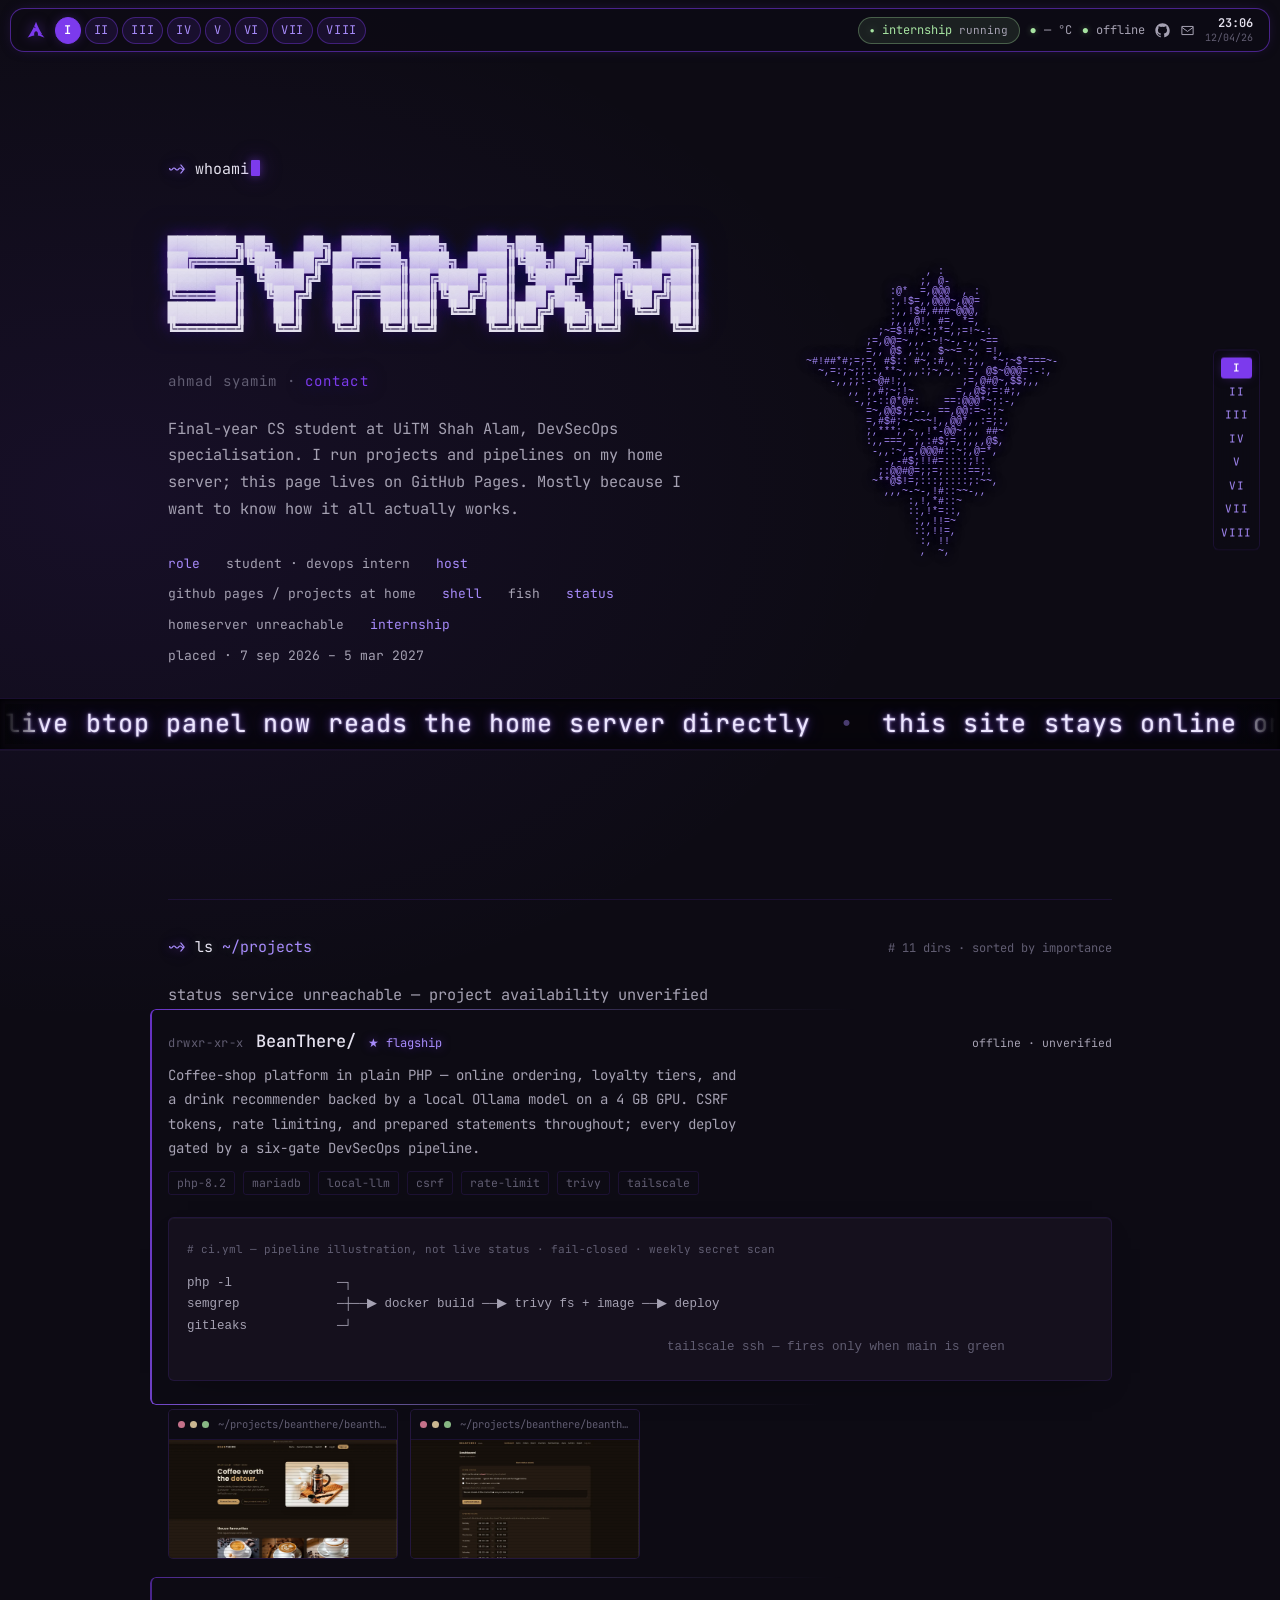
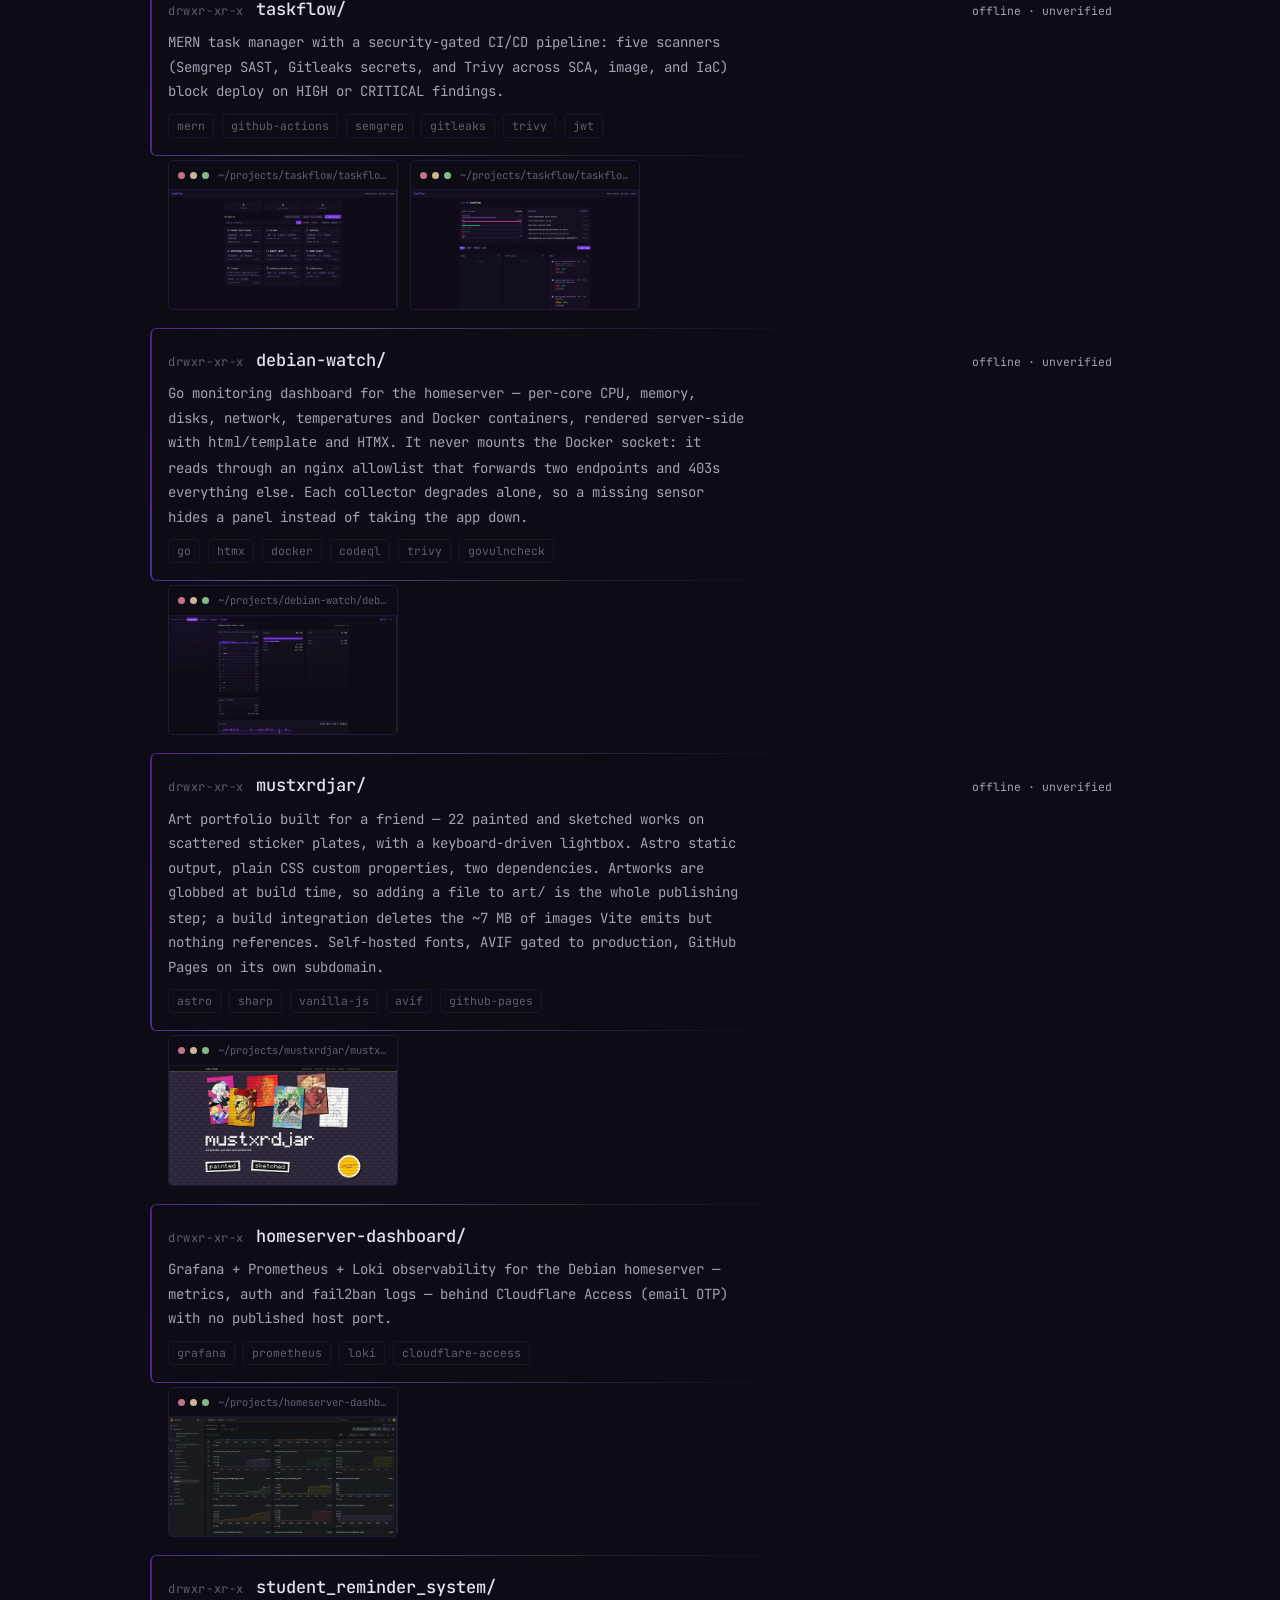
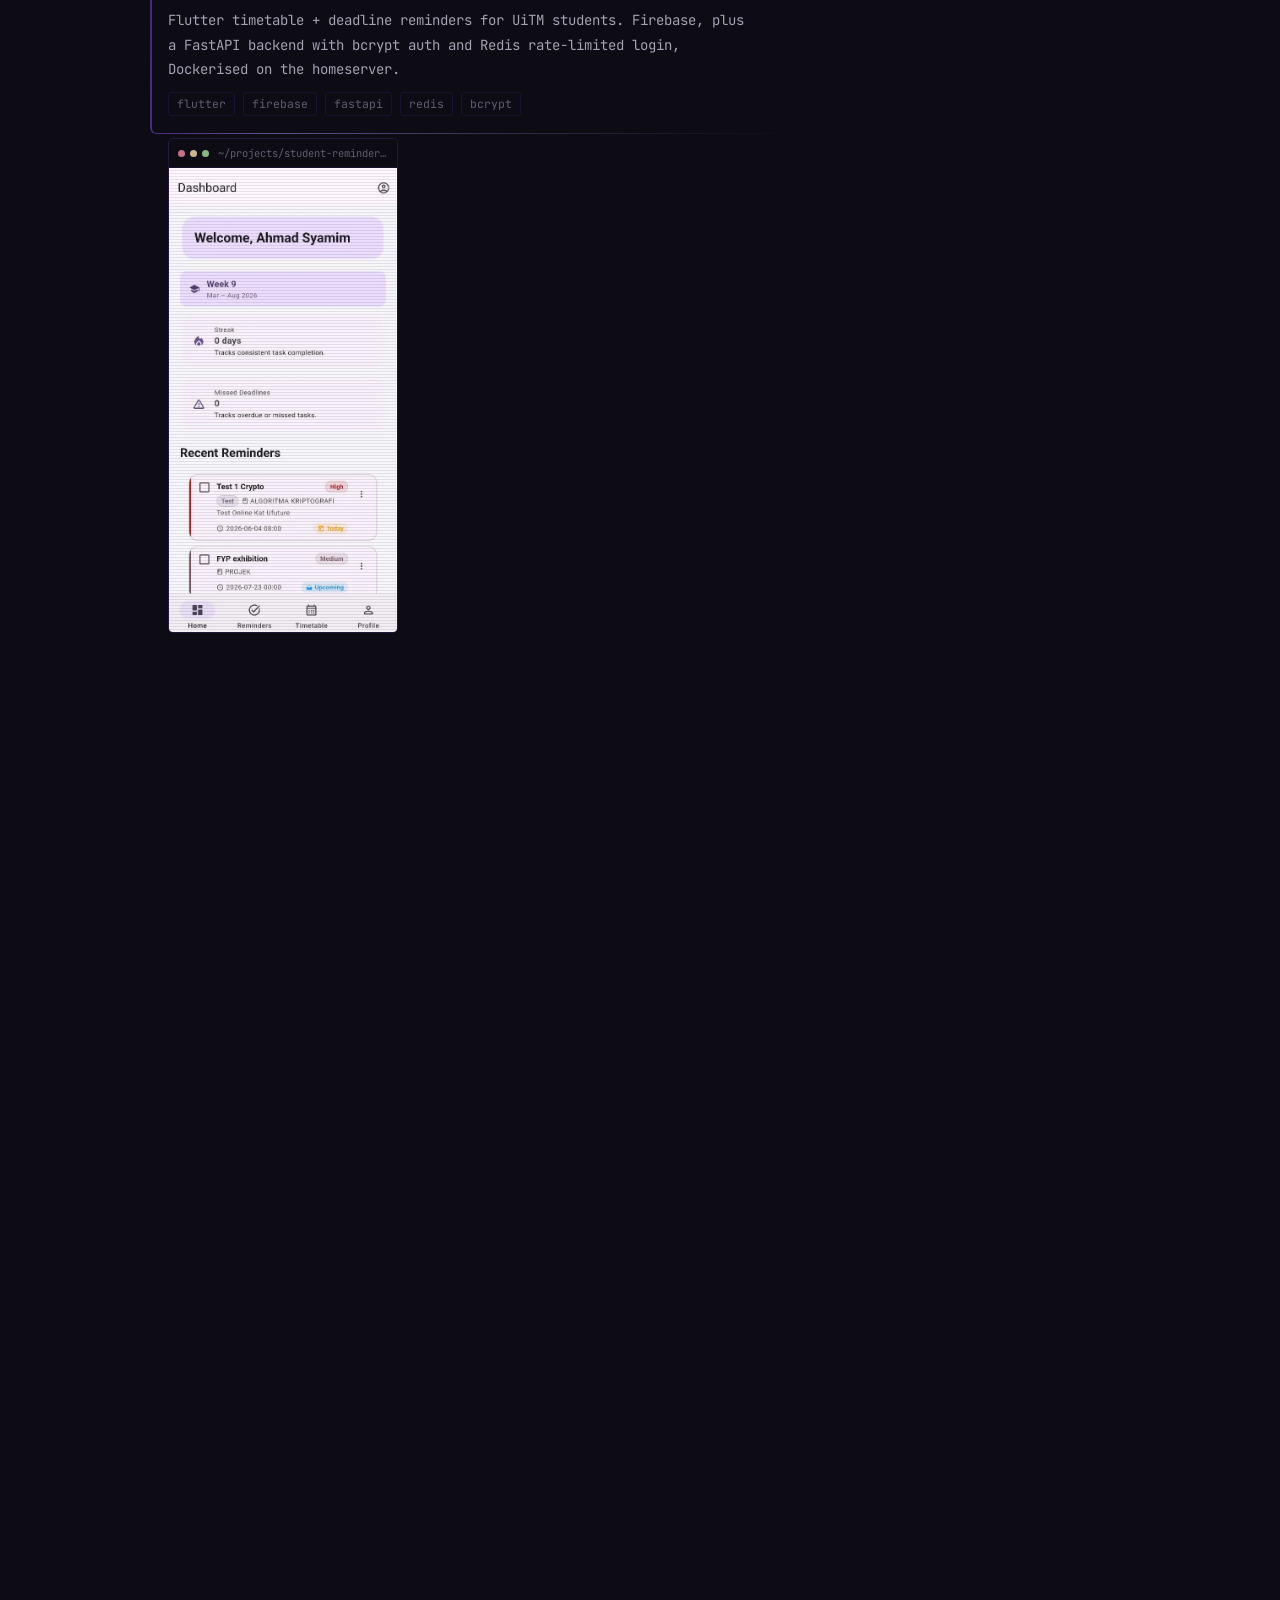
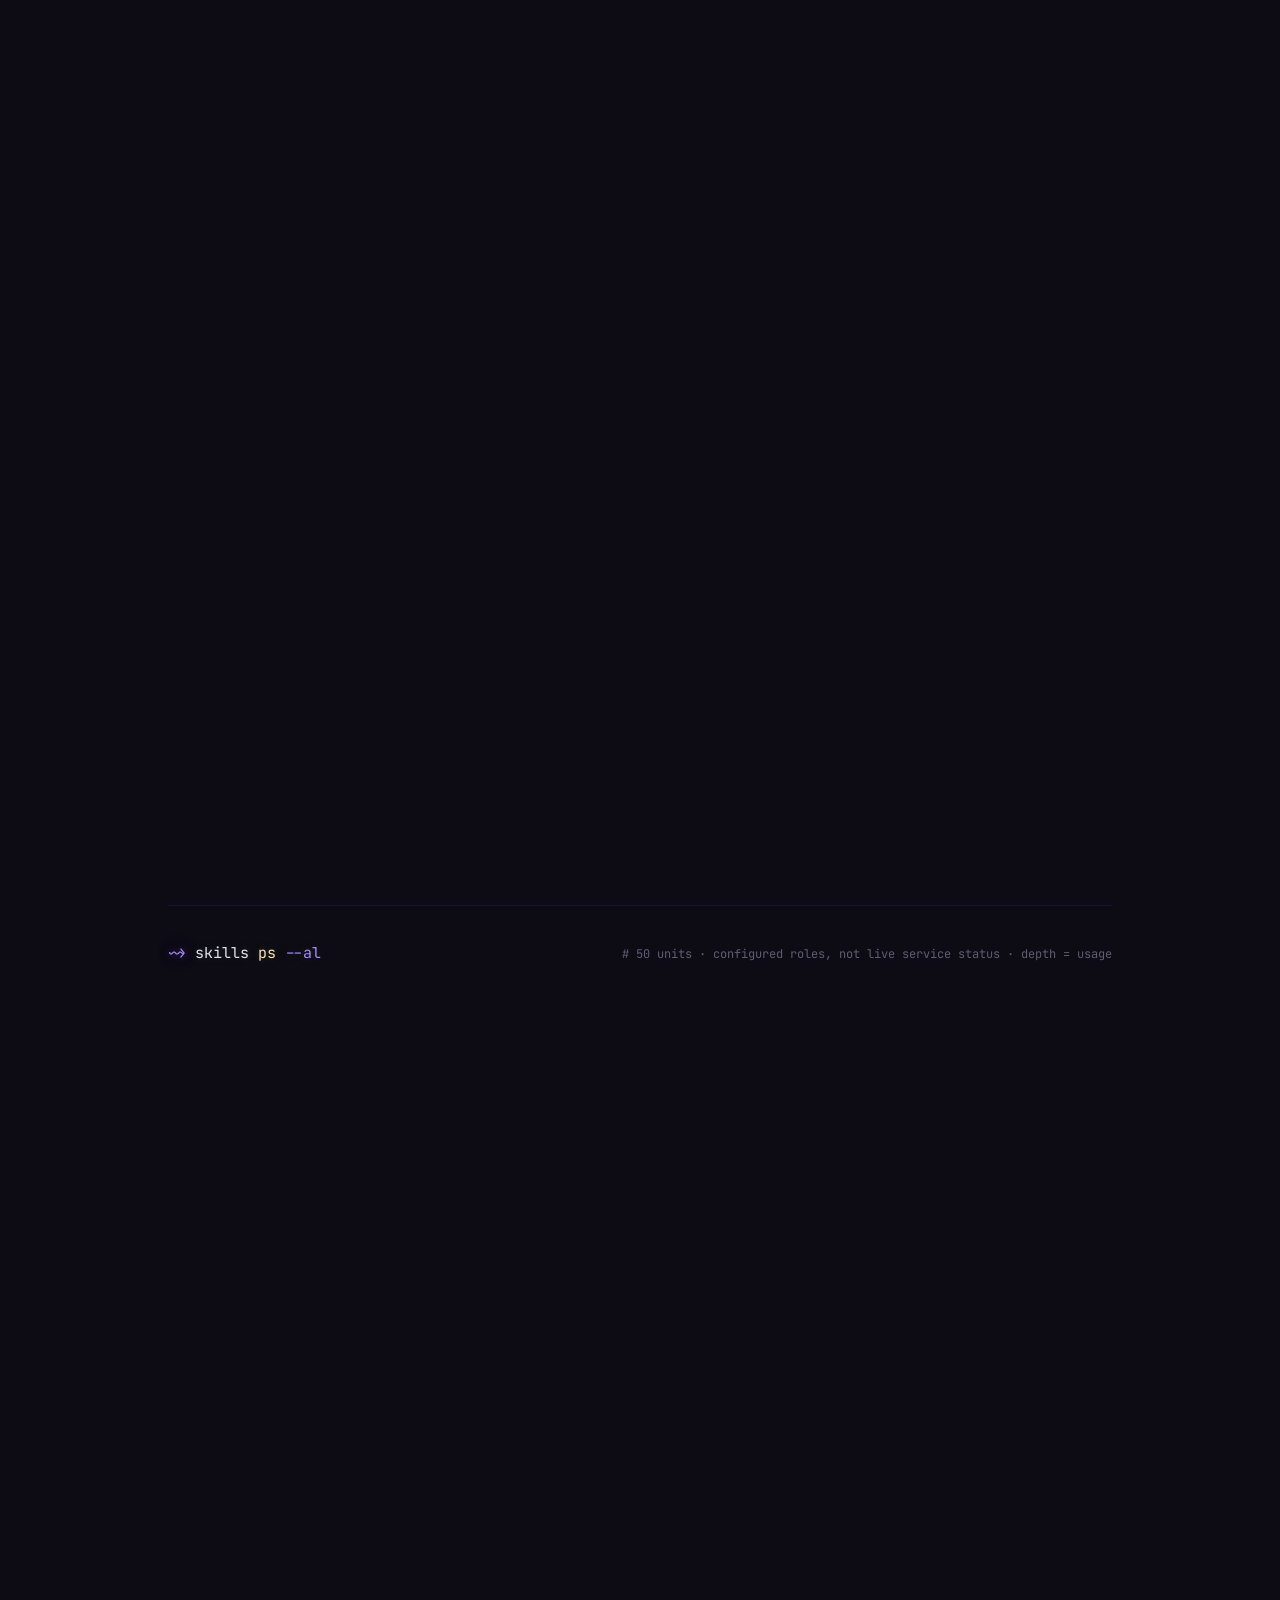
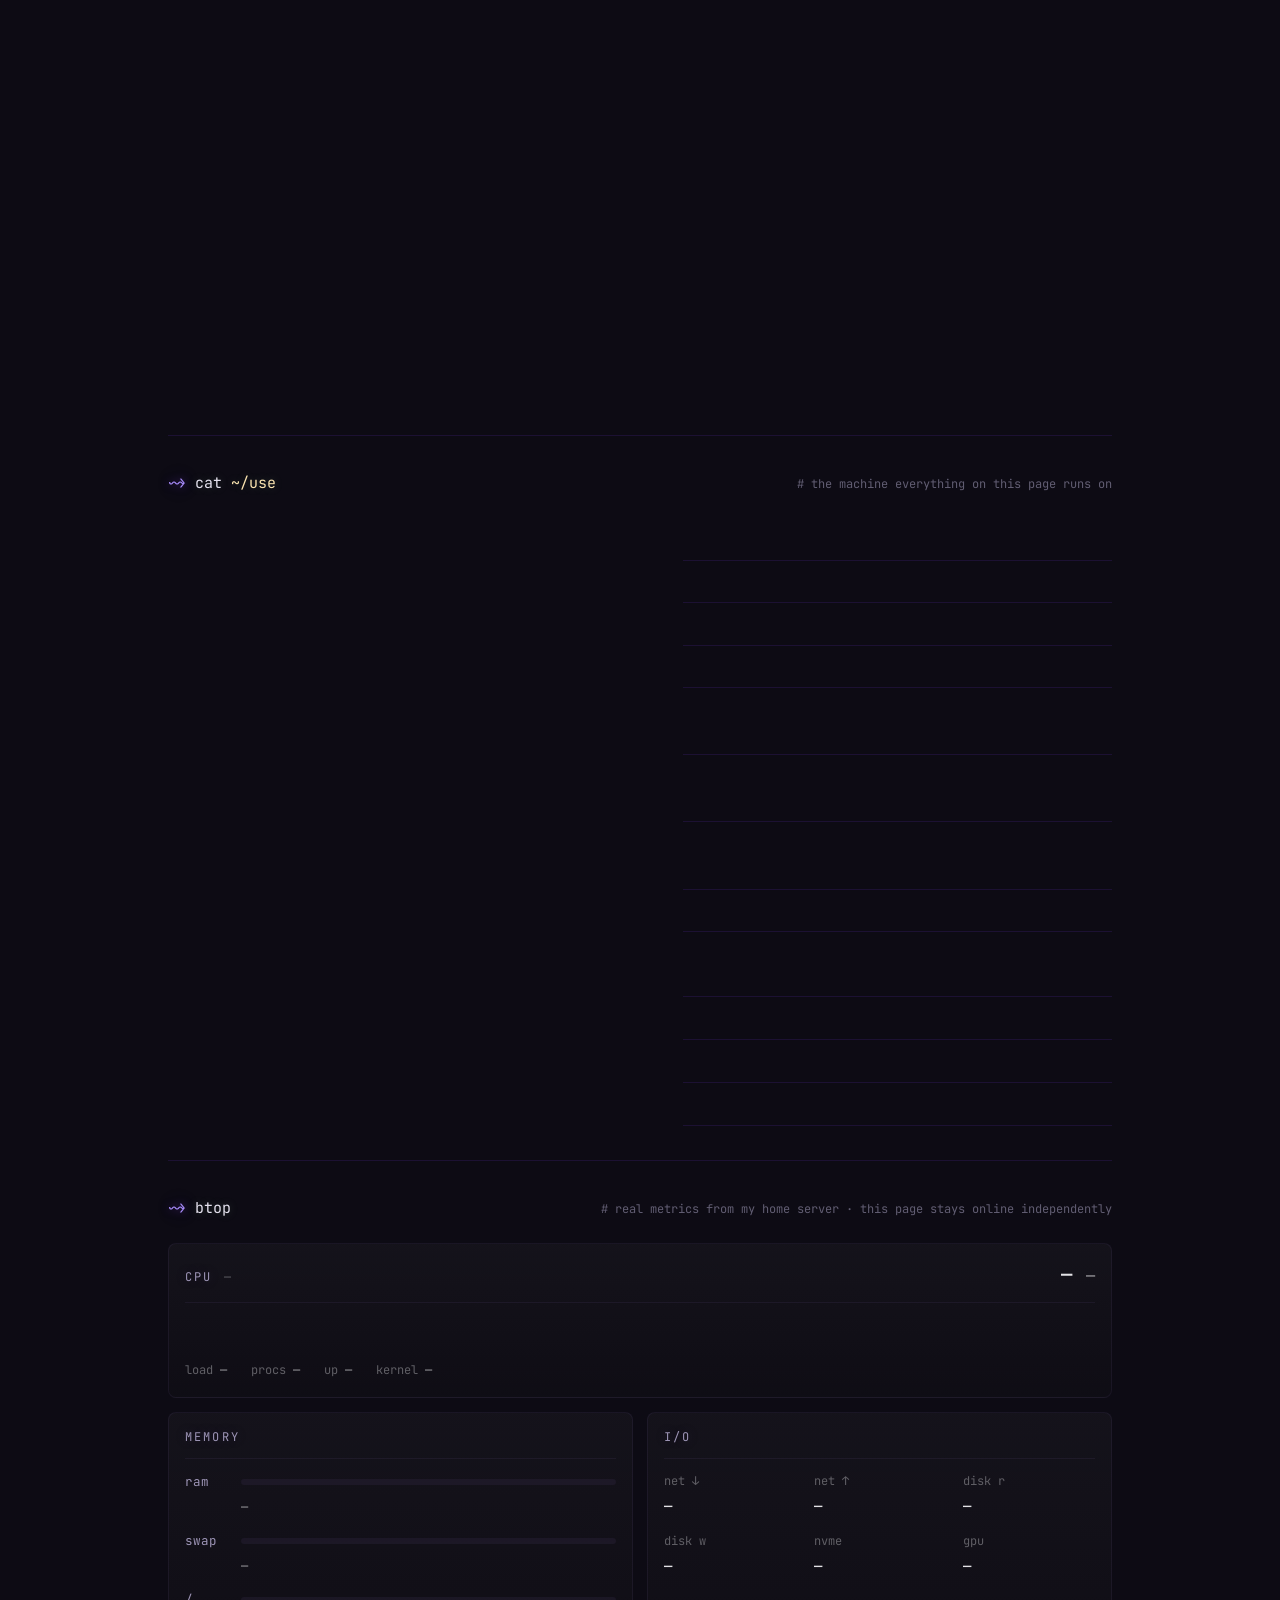
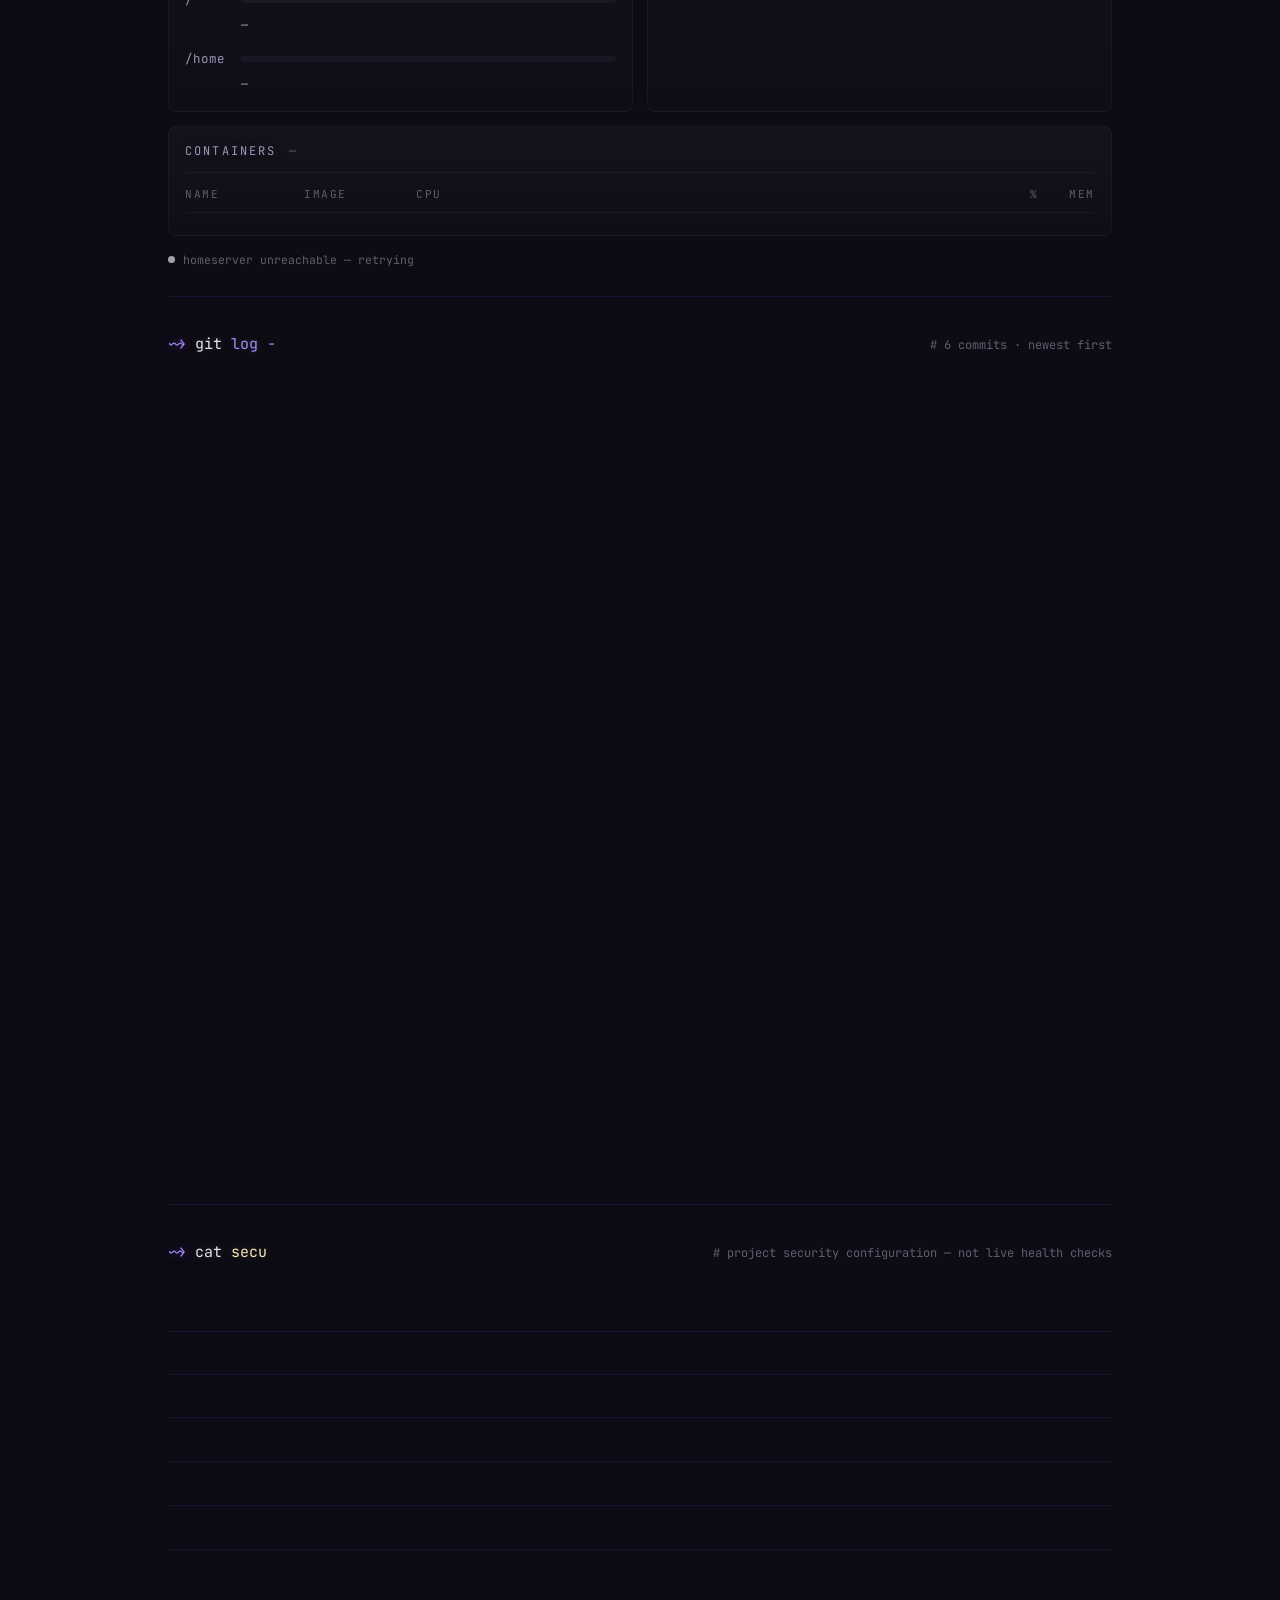
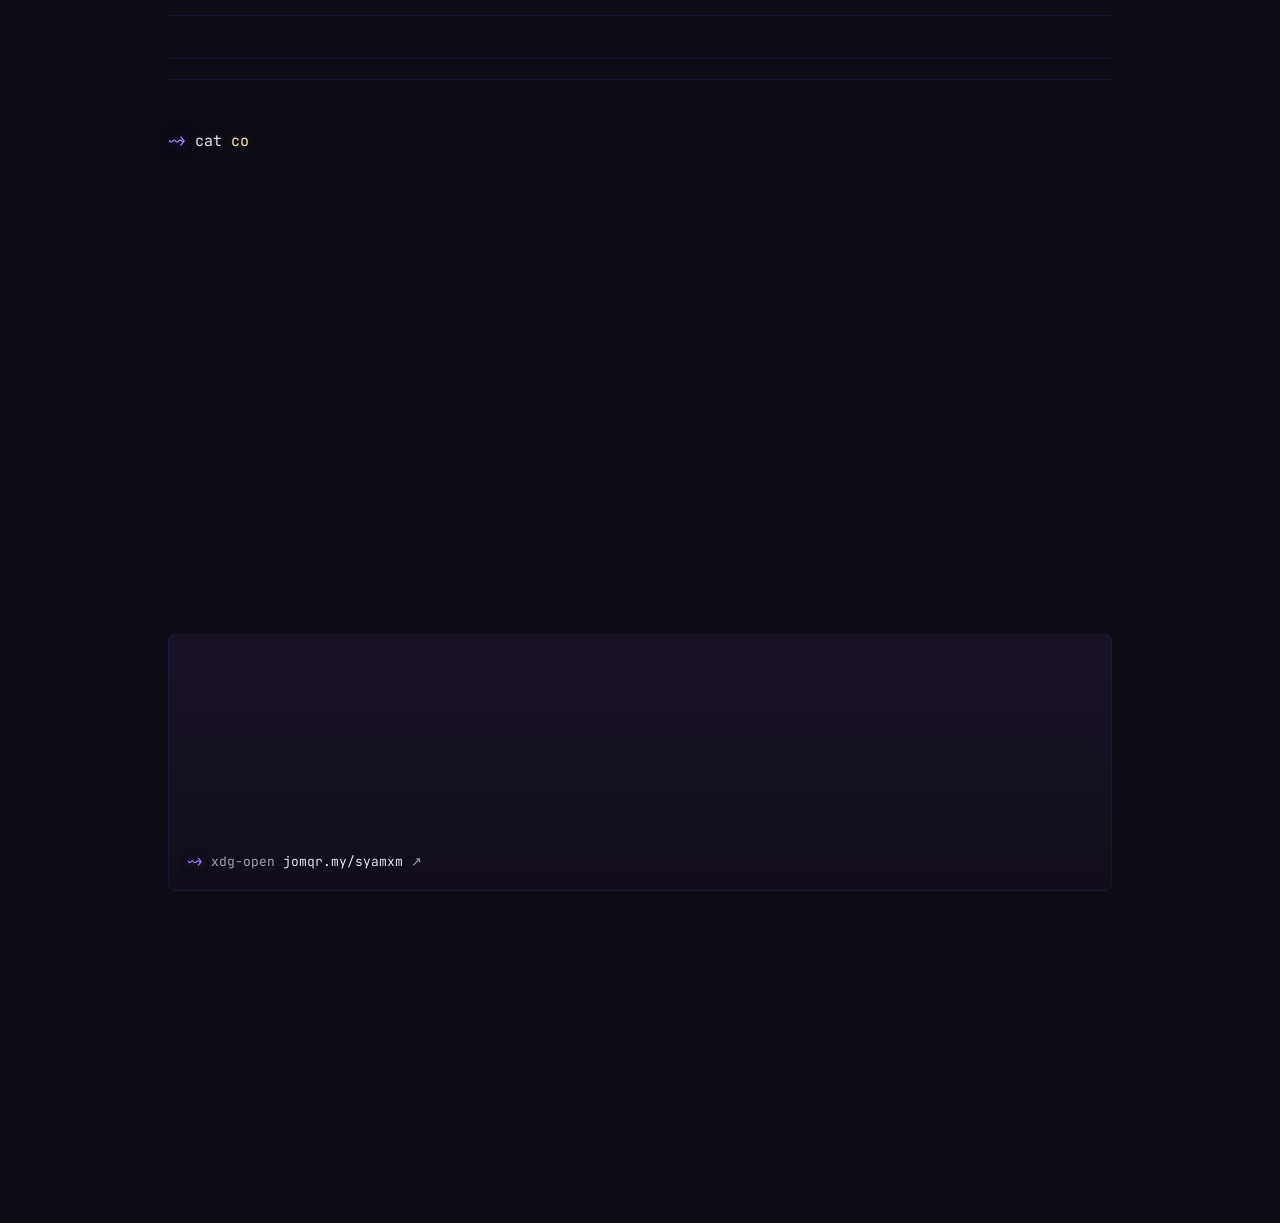
<file: index.html>
<!DOCTYPE html>
<html lang="en">
<head>
<meta charset="UTF-8">
<meta name="viewport" content="width=device-width, initial-scale=1.0">
<meta http-equiv="Content-Security-Policy" content="default-src 'self'; script-src 'self' https://analytics.syamxm.com; style-src 'self' 'unsafe-inline'; img-src 'self' data:; font-src 'self'; connect-src 'self' https://analytics.syamxm.com https://metrics.syamxm.com https://status.syamxm.com; base-uri 'none'; form-action 'none'; object-src 'none'">
<meta name="referrer" content="strict-origin-when-cross-origin">
<title>syamxm — ~/</title>
<meta name="description" content="Ahmad Syamim (syamxm). Final-year CS student at UiTM Shah Alam, DevSecOps specialisation. DevOps intern on a 6-month placement, 7 September 2026 – 5 March 2027.">
<meta name="theme-color" content="#0D0B14">
<meta property="og:type" content="website">
<meta property="og:title" content="syamxm — ~/">
<meta property="og:description" content="Ahmad Syamim (syamxm). Final-year CS student at UiTM Shah Alam, DevSecOps specialisation. Self-hosted projects, CI-gated pipelines.">
<meta property="og:url" content="https://syamxm.com/">
<meta property="og:image" content="https://syamxm.com/assets/og.png">
<meta name="twitter:card" content="summary_large_image">
<meta name="twitter:title" content="syamxm — ~/">
<meta name="twitter:description" content="Ahmad Syamim (syamxm). Final-year CS student at UiTM Shah Alam, DevSecOps specialisation.">
<meta name="twitter:image" content="https://syamxm.com/assets/og.png">
<link rel="icon" href="data:image/svg+xml,%3Csvg%20xmlns='http://www.w3.org/2000/svg'%20viewBox='0%200%2064%2064'%3E%3Crect%20width='64'%20height='64'%20rx='12'%20fill='%230D0B14'/%3E%3Ctext%20x='32'%20y='44'%20font-family='monospace'%20font-size='32'%20font-weight='700'%20fill='%237C3AED'%20text-anchor='middle'%3E~%26gt;%3C/text%3E%3C/svg%3E">
<link rel="preload" href="assets/fonts/jetbrains-mono-latin.woff2" as="font" type="font/woff2" crossorigin>
<link rel="preload" href="assets/fonts/jetbrains-mono-box.woff2" as="font" type="font/woff2" crossorigin>
<link rel="stylesheet" href="css/fonts.css?v=13">
<link rel="stylesheet" href="css/base.css?v=14">
<link rel="stylesheet" href="css/layout.css?v=19">
<link rel="stylesheet" href="css/components.css?v=15">
<script defer src="https://analytics.syamxm.com/script.js" data-website-id="dbf1a401-2675-400b-9680-7041df0dfdf9"></script>
</head>
<body>

<a class="skiplink" href="#projects">skip to content</a>

<nav class="statusbar" id="topbar" aria-label="site navigation">
  <a class="launcher" href="#" aria-label="back to top">
    <svg viewBox="0 0 24 24" width="18" height="18" fill="currentColor" aria-hidden="true"><path d="M14.3,19.414c0.216-0.569,0.342-1.218,0.342-1.913c0-2.129-1.139-3.86-2.539-3.86c-1.412,0-2.55,1.731-2.55,3.86	c0,0.683,0.114,1.332,0.33,1.89c-4.657,0.49-7.936,2.437-9.268,3.313c2.243-3.234,4.589-7.025,6.831-11.386	c0.558-1.082,1.082-2.152,1.571-3.199C9.21,8.244,9.404,8.381,9.62,8.518c1.002,0.626,1.936,0.968,2.619,1.15	c-0.501-0.376-1.047-0.831-1.605-1.389c-0.421-0.421-0.797-0.843-1.116-1.253C10.463,4.954,11.283,2.961,12,1.071	c1.195,3.165,2.687,6.615,4.554,10.247c1.207,2.334,2.437,4.509,3.666,6.513c-0.353-0.193-0.74-0.376-1.15-0.535	c-0.706-0.273-1.366-0.444-1.936-0.546c0.774,0.387,1.674,0.9,2.619,1.583c0.615,0.456,1.161,0.911,1.628,1.355	c0.011,0.011,0.011,0.011,0.023,0.023c0.649,1.059,1.321,2.038,1.981,2.994C22.076,21.839,18.854,19.926,14.3,19.414z"/></svg>
  </a>
  <div class="wsp">
    <a class="ws on" href="#about" data-nav><span class="wnum">I</span><span class="wlabel">about</span></a>
    <a class="ws" href="#projects" data-nav><span class="wnum">II</span><span class="wlabel">projects</span></a>
    <a class="ws" href="#stack" data-nav><span class="wnum">III</span><span class="wlabel">stack</span></a>
    <a class="ws" href="#uses" data-nav><span class="wnum">IV</span><span class="wlabel">uses</span></a>
    <a class="ws" href="#btop" data-nav><span class="wnum">V</span><span class="wlabel">live</span></a>
    <a class="ws" href="#timeline" data-nav><span class="wnum">VI</span><span class="wlabel">timeline</span></a>
    <a class="ws" href="#posture" data-nav><span class="wnum">VII</span><span class="wlabel">security</span></a>
    <a class="ws" href="#contact" data-nav><span class="wnum">VIII</span><span class="wlabel">contact</span></a>
  </div>
  <div class="right">
    <a class="avail" href="#contact" data-avail>
      <span class="alabel">internship</span><span class="awhen" data-availwhen>placed · sep 2026</span><span class="awhenshort" data-availwhenshort>sep 2026</span>
    </a>
    <a class="visitors" href="#btop" data-visitors hidden title="visitors on this site in the last 5 minutes">
      <span data-visitors-count>—</span>
    </a>
    <a class="sensor temp" href="#btop" data-temp title="live cpu temperature">— °C</a>
    <a class="sensor uptime" href="#btop" title="live server uptime"><span class="upfull" data-uptime>up —</span><span class="upshort" data-uptime-short>up —</span></a>
    <a class="tray" href="https://github.com/syamxm" target="_blank" rel="noopener" aria-label="GitHub">
      <svg viewBox="0 0 24 24" width="15" height="15" fill="currentColor" aria-hidden="true"><path d="M12 .5C5.65.5.5 5.65.5 12c0 5.08 3.29 9.39 7.86 10.91.58.11.79-.25.79-.56 0-.28-.01-1.02-.02-2-3.2.7-3.88-1.54-3.88-1.54-.52-1.33-1.28-1.68-1.28-1.68-1.04-.71.08-.7.08-.7 1.15.08 1.76 1.18 1.76 1.18 1.03 1.75 2.69 1.25 3.34.95.1-.74.4-1.25.72-1.54-2.55-.29-5.24-1.28-5.24-5.68 0-1.26.45-2.28 1.18-3.09-.12-.29-.51-1.46.11-3.05 0 0 .96-.31 3.15 1.18a10.9 10.9 0 0 1 5.74 0c2.19-1.49 3.15-1.18 3.15-1.18.62 1.59.23 2.76.11 3.05.73.81 1.18 1.83 1.18 3.09 0 4.41-2.69 5.38-5.25 5.67.41.35.77 1.05.77 2.12 0 1.53-.01 2.76-.01 3.14 0 .3.21.67.8.55A10.52 10.52 0 0 0 23.5 12C23.5 5.65 18.35.5 12 .5z"/></svg>
    </a>
    <a class="tray" href="mailto:ahmadsyamim200@gmail.com" aria-label="email">
      <svg viewBox="0 0 24 24" width="15" height="15" aria-hidden="true"><path d="M3 5.5h18v13H3z" fill="none" stroke="currentColor" stroke-width="1.6"/><path d="m3 7 9 6.5L21 7" fill="none" stroke="currentColor" stroke-width="1.6"/></svg>
    </a>
    <span class="clock"><b id="clk-t"></b><i id="clk-d"></i></span>
    <button class="burger" id="burger" type="button" aria-label="menu" aria-expanded="false" aria-controls="barmenu">
      <span></span><span></span><span></span>
    </button>
  </div>
  <span class="scrollprogress" aria-hidden="true"></span>
</nav>

<div class="barmenu" id="barmenu" hidden>
  <nav class="bmnav" aria-label="sections">
    <a class="bmsec on" href="#about" data-nav><span class="bmnum">I</span><span class="bmlabel">about</span></a>
    <a class="bmsec" href="#projects" data-nav><span class="bmnum">II</span><span class="bmlabel">projects</span></a>
    <a class="bmsec" href="#stack" data-nav><span class="bmnum">III</span><span class="bmlabel">stack</span></a>
    <a class="bmsec" href="#uses" data-nav><span class="bmnum">IV</span><span class="bmlabel">uses</span></a>
    <a class="bmsec" href="#btop" data-nav><span class="bmnum">V</span><span class="bmlabel">live</span></a>
    <a class="bmsec" href="#timeline" data-nav><span class="bmnum">VI</span><span class="bmlabel">timeline</span></a>
    <a class="bmsec" href="#posture" data-nav><span class="bmnum">VII</span><span class="bmlabel">security</span></a>
    <a class="bmsec" href="#contact" data-nav><span class="bmnum">VIII</span><span class="bmlabel">contact</span></a>
  </nav>
  <div class="bmsep" aria-hidden="true"></div>
  <a class="bmrow" href="#contact" data-avail>
    <span class="bmk">internship</span><span class="bmv green" data-availwhen>placed · sep 2026</span>
  </a>
  <a class="bmrow" href="https://github.com/syamxm" target="_blank" rel="noopener">
    <span class="bmk">github</span><span class="bmv">@syamxm</span>
  </a>
  <a class="bmrow" href="mailto:ahmadsyamim200@gmail.com">
    <span class="bmk">email</span><span class="bmv">ahmadsyamim200@gmail.com</span>
  </a>
  <a class="bmrow" href="https://jomqr.my/syamxm" target="_blank" rel="noopener">
    <span class="bmk">jomqr</span><span class="bmv">jomqr.my/syamxm</span>
  </a>
  <a class="bmrow" href="#btop" data-visitors hidden>
    <span class="bmk">visitors</span><span class="bmv green" data-visitors-count>—</span>
  </a>
  <a class="bmrow" href="#btop">
    <span class="bmk">cpu temp</span><span class="bmv sensor" data-temp>— °C</span>
  </a>
  <a class="bmrow" href="#btop">
    <span class="bmk">uptime</span><span class="bmv sensor" data-uptime>up —</span>
  </a>
</div>

<nav class="rail" aria-label="sections">
  <a class="rmark" href="#about" data-nav>I<span class="rtag">about</span></a>
  <a class="rmark" href="#projects" data-nav>II<span class="rtag">projects</span></a>
  <a class="rmark" href="#stack" data-nav>III<span class="rtag">stack</span></a>
  <a class="rmark" href="#uses" data-nav>IV<span class="rtag">uses</span></a>
  <a class="rmark" href="#btop" data-nav>V<span class="rtag">live</span></a>
  <a class="rmark" href="#timeline" data-nav>VI<span class="rtag">timeline</span></a>
  <a class="rmark" href="#posture" data-nav>VII<span class="rtag">security</span></a>
  <a class="rmark" href="#contact" data-nav>VIII<span class="rtag">contact</span></a>
</nav>

<div class="shell">
<main>

  <!-- HERO -->
  <section class="hero" id="about">
   <div class="hero-row">
    <div class="hero-text">
    <div class="cmdline">
      <span class="prompt"><span class="tick">~&gt;</span> </span><span id="typed">whoami</span><span class="cursor blink" id="hero-cursor"></span>
    </div>
    <div id="hero-out">
      <h1 class="ln wordmark">
        <span class="sr-only">Ahmad Syamim (syamxm).</span>
        <span class="figlet" aria-hidden="true">
███████╗██╗   ██╗ █████╗ ███╗   ███╗██╗  ██╗███╗   ███╗
██╔════╝╚██╗ ██╔╝██╔══██╗████╗ ████║╚██╗██╔╝████╗ ████║
███████╗ ╚████╔╝ ███████║██╔████╔██║ ╚███╔╝ ██╔████╔██║
╚════██║  ╚██╔╝  ██╔══██║██║╚██╔╝██║ ██╔██╗ ██║╚██╔╝██║
███████║   ██║   ██║  ██║██║ ╚═╝ ██║██╔╝ ██╗██║ ╚═╝ ██║
╚══════╝   ╚═╝   ╚═╝  ╚═╝╚═╝     ╚═╝╚═╝  ╚═╝╚═╝     ╚═╝
        </span>
      </h1>
      <p class="wordmark-name ln">ahmad syamim · <a class="accent" href="#contact">contact</a></p>
      <p class="sub ln">
        Final-year CS student at UiTM Shah Alam, DevSecOps specialisation. I run
        projects and pipelines on my home server; this page lives on GitHub Pages. Mostly
        because I want to know how it all actually works.
      </p>
      <div class="meta-row ln">
        <span class="k">role</span> <b>student · devops intern</b>
        <span class="k">host</span> <b>github pages / projects at home</b>
        <span class="k">shell</span> <b>fish</b>
        <span class="k">status</span> <b data-server-status>checking homeserver…</b>
        <span class="k">internship</span> <b>placed · 7 sep 2026 – 5 mar 2027</b>
      </div>
    </div>
    </div>
    <div class="hero-logo" aria-hidden="true"><pre id="ascii-logo"></pre></div>
   </div>
   <div class="ticker ln" role="group" tabindex="0" aria-label="Site updates" data-ticker>
     <div class="ticker-window" data-ticker-window></div>
   </div>
  </section>

  <!-- PROJECTS -->
  <section id="projects">
    <h2 class="sr-only">Projects</h2>
    <div class="sechead">
      <span class="prompt"><span class="tick">~&gt;</span> <span class="t cmd">ls</span> <span class="t path-c">~/projects</span></span>
      <span class="note"># 11 dirs · sorted by importance</span>
    </div>

    <div class="plist">
      <p class="note" data-project-summary role="status">checking project availability…</p>
      <noscript><p class="note">JavaScript is needed for live status. Project availability is unverified.</p></noscript>
      <!-- BeanThere flagship -->
      <div class="pentry featured">
      <a class="proj featured ln" href="https://beanthere.syamxm.com" target="_blank" rel="noopener">
        <div class="head">
          <span class="perm">drwxr-xr-x</span>
          <span class="name">BeanThere/</span>
          <span class="flag-tag">★ flagship</span>
          <span class="arrow">cd →</span>
        </div>
        <p class="desc">
          Coffee-shop platform in plain PHP — online ordering, loyalty tiers, and a drink
          recommender backed by a local Ollama model on a 4&nbsp;GB GPU. CSRF tokens, rate
          limiting, and prepared statements throughout; every deploy gated by a six-gate
          DevSecOps pipeline.
        </p>
        <div class="stack">
          <span class="chip">php-8.2</span>
          <span class="chip">mariadb</span>
          <span class="chip">local-llm</span>
          <span class="chip">csrf</span>
          <span class="chip">rate-limit</span>
          <span class="chip">trivy</span>
          <span class="chip">tailscale</span>
        </div>

        <div class="pipeline">
          <span class="label"># ci.yml — pipeline illustration, not live status · fail-closed · weekly secret scan</span>
<pre>php -l    <span class="gate g" data-step="0" data-done="✓ pass">✓ pass</span>─┐
semgrep   <span class="gate g" data-step="0" data-done="✓ pass">✓ pass</span>─┼──▶ docker build ──▶ trivy fs + image ──▶ deploy
gitleaks  <span class="gate g" data-step="0" data-done="✓ pass">✓ pass</span>─┘    <span class="gate g" data-step="1" data-done="✓ pass">✓ pass</span>       <span class="gate g" data-step="2" data-done="✓ pass">✓ pass</span>           <span class="gate p" data-step="3" data-done="✓ live">✓ live</span>
                                                                <span class="comment">tailscale ssh — fires only when main is green</span></pre>
        </div>
      </a>
      <div class="shots ln">
        <button class="shot" type="button">
          <span class="shotbar"><span class="dot d1"></span><span class="dot d2"></span><span class="dot d3"></span><span class="shotname">~/projects/beanthere/beanthere-1.webp</span></span>
          <span class="simg"><img src="assets/screenshots/beanthere-1.webp" width="1200" height="622" alt="BeanThere landing page — 'Coffee worth the detour' hero with menu and drink-recommender buttons" loading="lazy"></span>
        </button>
        <button class="shot" type="button">
          <span class="shotbar"><span class="dot d1"></span><span class="dot d2"></span><span class="dot d3"></span><span class="shotname">~/projects/beanthere/beanthere-2.webp</span></span>
          <span class="simg"><img src="assets/screenshots/beanthere-2.webp" width="1200" height="622" alt="BeanThere admin dashboard — store status toggle and opening-hours editor" loading="lazy"></span>
        </button>
        <div class="shotecho" aria-live="polite"></div>
      </div>
      </div>

      <div class="pentry">
      <a class="proj ln" href="https://taskflow.syamxm.com" target="_blank" rel="noopener">
        <div class="head">
          <span class="perm">drwxr-xr-x</span>
          <span class="name">taskflow/</span>
          <span class="arrow">cd →</span>
        </div>
        <p class="desc">MERN task manager with a security-gated CI/CD pipeline: five scanners (Semgrep SAST, Gitleaks secrets, and Trivy across SCA, image, and IaC) block deploy on HIGH or CRITICAL findings.</p>
        <div class="stack"><span class="chip">mern</span><span class="chip">github-actions</span><span class="chip">semgrep</span><span class="chip">gitleaks</span><span class="chip">trivy</span><span class="chip">jwt</span></div>
      </a>
      <div class="shots ln">
        <button class="shot" type="button">
          <span class="shotbar"><span class="dot d1"></span><span class="dot d2"></span><span class="dot d3"></span><span class="shotname">~/projects/taskflow/taskflow-1.webp</span></span>
          <span class="simg"><img src="assets/screenshots/taskflow-1.webp" width="1200" height="622" alt="TaskFlow projects dashboard — GitHub-synced projects with language, issue, and LOC stats" loading="lazy"></span>
        </button>
        <button class="shot" type="button">
          <span class="shotbar"><span class="dot d1"></span><span class="dot d2"></span><span class="dot d3"></span><span class="shotname">~/projects/taskflow/taskflow-2.webp</span></span>
          <span class="simg"><img src="assets/screenshots/taskflow-2.webp" width="1200" height="622" alt="TaskFlow project view — lines-of-code breakdown, branch list, and kanban task board" loading="lazy"></span>
        </button>
        <div class="shotecho" aria-live="polite"></div>
      </div>
      </div>

      <div class="pentry">
      <a class="proj ln" href="https://debian-watch.syamxm.com" target="_blank" rel="noopener">
        <div class="head">
          <span class="perm">drwxr-xr-x</span>
          <span class="name">debian-watch/</span>
          <span class="arrow">cd →</span>
        </div>
        <p class="desc">Go monitoring dashboard for the homeserver — per-core CPU, memory, disks, network, temperatures and Docker containers, rendered server-side with <code>html/template</code> and HTMX. It never mounts the Docker socket: it reads through an nginx allowlist that forwards two endpoints and 403s everything else. Each collector degrades alone, so a missing sensor hides a panel instead of taking the app down.</p>
        <div class="stack"><span class="chip">go</span><span class="chip">htmx</span><span class="chip">docker</span><span class="chip">codeql</span><span class="chip">trivy</span><span class="chip">govulncheck</span></div>
      </a>
      <div class="shots ln">
        <button class="shot" type="button">
          <span class="shotbar"><span class="dot d1"></span><span class="dot d2"></span><span class="dot d3"></span><span class="shotname">~/projects/debian-watch/debian-watch-1.webp</span></span>
          <span class="simg"><img src="assets/screenshots/debian-watch-1.webp" width="1200" height="622" alt="debian-watch dashboard — per-core CPU bars, memory and swap, load average, uptime and network throughput" loading="lazy"></span>
        </button>
        <div class="shotecho" aria-live="polite"></div>
      </div>
      </div>

      <div class="pentry">
      <a class="proj ln" href="https://mustxrdjar.syamxm.com" target="_blank" rel="noopener">
        <div class="head">
          <span class="perm">drwxr-xr-x</span>
          <span class="name">mustxrdjar/</span>
          <span class="arrow">cd →</span>
        </div>
        <p class="desc">Art portfolio built for a friend — 22 painted and sketched works on scattered sticker plates, with a keyboard-driven lightbox. Astro static output, plain CSS custom properties, two dependencies. Artworks are globbed at build time, so adding a file to <code>art/</code> is the whole publishing step; a build integration deletes the ~7&nbsp;MB of images Vite emits but nothing references. Self-hosted fonts, AVIF gated to production, GitHub Pages on its own subdomain.</p>
        <div class="stack"><span class="chip">astro</span><span class="chip">sharp</span><span class="chip">vanilla-js</span><span class="chip">avif</span><span class="chip">github-pages</span></div>
      </a>
      <div class="shots ln">
        <button class="shot" type="button">
          <span class="shotbar"><span class="dot d1"></span><span class="dot d2"></span><span class="dot d3"></span><span class="shotname">~/projects/mustxrdjar/mustxrdjar-1.webp</span></span>
          <span class="simg"><img src="assets/screenshots/mustxrdjar-1.webp" width="1200" height="626" alt="mustxrdjar portfolio — scattered artwork plates above the wordmark, with painted and sketched buttons and a 'commissions open' badge" loading="lazy"></span>
        </button>
        <div class="shotecho" aria-live="polite"></div>
      </div>
      </div>

      <div class="pentry">
      <a class="proj ln" href="https://github.com/syamxm/" target="_blank" rel="noopener">
        <div class="head">
          <span class="perm">drwxr-xr-x</span>
          <span class="name">homeserver-dashboard/</span>
          <span class="arrow">cd →</span>
        </div>
        <p class="desc">Grafana + Prometheus + Loki observability for the Debian homeserver — metrics, auth and fail2ban logs — behind Cloudflare Access (email OTP) with no published host port.</p>
        <div class="stack"><span class="chip">grafana</span><span class="chip">prometheus</span><span class="chip">loki</span><span class="chip">cloudflare-access</span></div>
      </a>
      <div class="shots ln">
        <button class="shot" type="button">
          <span class="shotbar"><span class="dot d1"></span><span class="dot d2"></span><span class="dot d3"></span><span class="shotname">~/projects/homeserver-dashboard/homeserver-dashboard-1.webp</span></span>
          <span class="simg"><img src="assets/screenshots/homeserver-dashboard-1.webp" width="1200" height="622" alt="Grafana metrics drilldown — node memory graphs fed by Prometheus" loading="lazy"></span>
        </button>
        <div class="shotecho" aria-live="polite"></div>
      </div>
      </div>

      <div class="pentry">
      <a class="proj ln" href="https://github.com/syamxm/student_reminder_system" target="_blank" rel="noopener">
        <div class="head">
          <span class="perm">drwxr-xr-x</span>
          <span class="name">student_reminder_system/</span>
          <span class="arrow">cd →</span>
        </div>
        <p class="desc">Flutter timetable + deadline reminders for UiTM students. Firebase, plus a FastAPI backend with bcrypt auth and Redis rate-limited login, Dockerised on the homeserver.</p>
        <div class="stack"><span class="chip">flutter</span><span class="chip">firebase</span><span class="chip">fastapi</span><span class="chip">redis</span><span class="chip">bcrypt</span></div>
      </a>
      <div class="shots ln">
        <button class="shot" type="button">
          <span class="shotbar"><span class="dot d1"></span><span class="dot d2"></span><span class="dot d3"></span><span class="shotname">~/projects/student-reminder-system/student-reminder-system-1.webp</span></span>
          <span class="simg"><img src="assets/screenshots/student-reminder-system-1.webp" width="540" height="1098" alt="Student reminder app home — semester week, streak counter, and upcoming deadline cards" loading="lazy"></span>
        </button>
        <div class="shotecho" aria-live="polite"></div>
      </div>
      </div>

      <div class="pentry">
      <a class="proj ln" href="https://cipher-agent.syamxm.com" target="_blank" rel="noopener">
        <div class="head">
          <span class="perm">drwxr-xr-x</span>
          <span class="name">cipher-agent/</span>
          <span class="arrow">cd →</span>
        </div>
        <p class="desc">RSA spy game in a fake browser terminal — solo cipher missions plus a two-player one-time-pad channel. pytest suite, hardened non-root container.</p>
        <div class="stack"><span class="chip">fastapi</span><span class="chip">rsa</span><span class="chip">otp</span><span class="chip">pytest</span><span class="chip">non-root</span></div>
      </a>
      <div class="shots ln">
        <button class="shot" type="button">
          <span class="shotbar"><span class="dot d1"></span><span class="dot d2"></span><span class="dot d3"></span><span class="shotname">~/projects/cipher-agent/cipher-agent-1.webp</span></span>
          <span class="simg"><img src="assets/screenshots/cipher-agent-1.webp" width="1200" height="622" alt="cipher-agent terminal — help output listing solo cipher missions and the two-player field channel" loading="lazy"></span>
        </button>
        <div class="shotecho" aria-live="polite"></div>
      </div>
      </div>

      <div class="pentry">
      <a class="proj ln" href="https://cipher-forge.syamxm.com" target="_blank" rel="noopener">
        <div class="head">
          <span class="perm">drwxr-xr-x</span>
          <span class="name">cipher-forge/</span>
          <span class="arrow">cd →</span>
        </div>
        <p class="desc">Interactive RSA teaching game — prime selection through decryption, solved by hand stage by stage. React + FastAPI + MongoDB with JWT auth.</p>
        <div class="stack"><span class="chip">react</span><span class="chip">fastapi</span><span class="chip">mongodb</span><span class="chip">jwt</span></div>
      </a>
      <div class="shots ln">
        <button class="shot" type="button">
          <span class="shotbar"><span class="dot d1"></span><span class="dot d2"></span><span class="dot d3"></span><span class="shotname">~/projects/cipher-forge/cipher-forge-1.webp</span></span>
          <span class="simg"><img src="assets/screenshots/cipher-forge-1.webp" width="1200" height="622" alt="cipher-forge login — terminal-style window with username and password fields" loading="lazy"></span>
        </button>
        <div class="shotecho" aria-live="polite"></div>
      </div>
      </div>

      <div class="pentry">
      <a class="proj ln" href="https://cv-spring.syamxm.com" target="_blank" rel="noopener">
        <div class="head">
          <span class="perm">drwxr-xr-x</span>
          <span class="name">cv-api-spring/</span>
          <span class="arrow">cd →</span>
        </div>
        <p class="desc">The same CV, rebuilt on Spring Boot 3.5 and Java 21 to learn the ecosystem properly — Postgres with Flyway, JSON byte-for-byte identical to the Node API so the two can be diffed. One Thymeleaf definition of the ATS resume renders the page, the PDF and its A4 previews. 55 tests, Postgres via Testcontainers.</p>
        <div class="stack"><span class="chip">java-21</span><span class="chip">spring-boot</span><span class="chip">postgres</span><span class="chip">flyway</span><span class="chip">testcontainers</span><span class="chip">thymeleaf</span></div>
      </a>
      <div class="shots ln">
        <button class="shot" type="button">
          <span class="shotbar"><span class="dot d1"></span><span class="dot d2"></span><span class="dot d3"></span><span class="shotname">~/projects/cv-api-spring/cv-api-spring-1.webp</span></span>
          <span class="simg"><img src="assets/screenshots/cv-api-spring-1.webp" width="1200" height="622" alt="cv-spring.syamxm.com — ATS resume as two side-by-side A4 pages, with PDF and plain-text downloads" loading="lazy"></span>
        </button>
        <div class="shotecho" aria-live="polite"></div>
      </div>
      </div>

      <div class="pentry">
      <a class="proj ln" href="https://cv.syamxm.com" target="_blank" rel="noopener">
        <div class="head">
          <span class="perm">drwxr-xr-x</span>
          <span class="name">cv-api/</span>
          <span class="arrow">cd →</span>
        </div>
        <p class="desc">My CV as data — Node + Postgres REST API serving resume JSON. GitHub Actions deploys over Tailscale SSH; published through a Cloudflare Tunnel, zero open inbound ports.</p>
        <div class="stack"><span class="chip">node</span><span class="chip">express</span><span class="chip">postgres</span><span class="chip">github-actions</span><span class="chip">tailscale</span></div>
      </a>
      <div class="shots ln">
        <button class="shot" type="button">
          <span class="shotbar"><span class="dot d1"></span><span class="dot d2"></span><span class="dot d3"></span><span class="shotname">~/projects/cv-api/cv-api-1.webp</span></span>
          <span class="simg"><img src="assets/screenshots/cv-api-1.webp" width="1200" height="623" alt="cv.syamxm.com — resume page served from the CV REST API, with PDF download" loading="lazy"></span>
        </button>
        <div class="shotecho" aria-live="polite"></div>
      </div>
      </div>

      <div class="pentry">
      <a class="proj ln" href="https://c-aegis.syamxm.com" target="_blank" rel="noopener">
        <div class="head">
          <span class="perm">drwxr-xr-x</span>
          <span class="name">c-aegis-landing/</span>
          <span class="arrow">cd →</span>
        </div>
        <p class="desc">Landing page for C-Aegis, my final-year Android project — features, how it works, screenshots, and the APK straight off GitHub Releases. Plain HTML, CSS and vanilla JS: no framework, no build step, with the download URL and screenshot list in a single config file. Served from GitHub Pages on its own subdomain.</p>
        <div class="stack"><span class="chip">html</span><span class="chip">css</span><span class="chip">vanilla-js</span><span class="chip">github-pages</span></div>
      </a>
      <div class="shots ln">
        <button class="shot" type="button">
          <span class="shotbar"><span class="dot d1"></span><span class="dot d2"></span><span class="dot d3"></span><span class="shotname">~/projects/c-aegis-landing/c-aegis-landing-1.webp</span></span>
          <span class="simg"><img src="assets/screenshots/c-aegis-landing-1.webp" width="1200" height="622" alt="C-Aegis landing page — 'Safety they agree to' hero with APK download and a phone showing the live radar map" loading="lazy"></span>
        </button>
        <div class="shotecho" aria-live="polite"></div>
      </div>
      </div>
    </div>
  </section>

  <!-- STACK -->
  <section id="stack">
    <h2 class="sr-only">Stack</h2>
    <div class="sechead">
      <span class="prompt"><span class="tick">~&gt;</span> <span class="t cmd">skills</span> <span class="t arg">ps</span> <span class="t flag" id="psflag">--all</span></span>
      <span class="note"># 50 units · configured roles, not live service status · depth = usage</span>
    </div>

    <div class="ps" id="ps">
      <div class="psfilter ln" role="group" aria-label="filter units by group">
        <button class="fpill on" type="button" data-cat="all">all</button>
        <button class="fpill" type="button" data-cat="infra">infra</button>
        <button class="fpill" type="button" data-cat="ci-cd">ci/cd</button>
        <button class="fpill" type="button" data-cat="security">security</button>
        <button class="fpill" type="button" data-cat="observability">observability</button>
        <button class="fpill" type="button" data-cat="backend">backend</button>
        <button class="fpill" type="button" data-cat="frontend">frontend</button>
        <button class="fpill" type="button" data-cat="languages">languages</button>
      </div>
      <div class="psecho" id="psecho" aria-live="polite"></div>

      <div class="pshead ln" aria-hidden="true">
        <span>service</span><span>state</span><span>depth</span><span>used by</span>
      </div>

      <div class="psgroup" data-cat="infra">
        <div class="psgh ln"><span class="gname">infra/</span><span class="gcount">6 units</span></div>
        <div class="psrow ln" data-cat="infra" data-depth="1">
          <span class="svc"><i class="dot"></i>docker</span><span class="state"><span class="txt">running</span></span><span class="bar" aria-hidden="true"><i></i></span><span class="used">9 projects</span>
        </div>
        <div class="psrow ln" data-cat="infra" data-depth="1">
          <span class="svc"><i class="dot"></i>debian 13</span><span class="state"><span class="txt">running</span></span><span class="bar" aria-hidden="true"><i></i></span><span class="used">every service</span>
        </div>
        <div class="psrow ln" data-cat="infra" data-depth=".86">
          <span class="svc"><i class="dot"></i>nginx</span><span class="state"><span class="txt">running</span></span><span class="bar" aria-hidden="true"><i></i></span><span class="used">reverse proxy</span>
        </div>
        <div class="psrow ln" data-cat="infra" data-depth=".86">
          <span class="svc"><i class="dot"></i>cloudflare tunnel</span><span class="state"><span class="txt">running</span></span><span class="bar" aria-hidden="true"><i></i></span><span class="used">8 public hosts</span>
        </div>
        <div class="psrow ln" data-cat="infra" data-depth=".57">
          <span class="svc"><i class="dot"></i>tailscale</span><span class="state"><span class="txt">running</span></span><span class="bar" aria-hidden="true"><i></i></span><span class="used">5 projects</span>
        </div>
        <div class="psrow ln" data-cat="infra" data-depth=".5">
          <span class="svc"><i class="dot"></i>bash</span><span class="state"><span class="txt">running</span></span><span class="bar" aria-hidden="true"><i></i></span><span class="used">ops scripts</span>
        </div>
      </div>

      <div class="psgroup" data-cat="ci-cd">
        <div class="psgh ln"><span class="gname">ci-cd/</span><span class="gcount">4 units</span></div>
        <div class="psrow ln" data-cat="ci-cd" data-depth=".57">
          <span class="svc"><i class="dot"></i>github actions</span><span class="state"><span class="txt">passing</span></span><span class="bar" aria-hidden="true"><i></i></span><span class="used">6 pipelines</span>
        </div>
        <div class="psrow ln" data-cat="ci-cd" data-depth="1">
          <span class="svc"><i class="dot"></i>git</span><span class="state"><span class="txt">clean</span></span><span class="bar" aria-hidden="true"><i></i></span><span class="used">11 projects</span>
        </div>
        <div class="psrow ln" data-cat="ci-cd" data-depth="1">
          <span class="svc"><i class="dot"></i>docker compose</span><span class="state"><span class="txt">running</span></span><span class="bar" aria-hidden="true"><i></i></span><span class="used">9 projects</span>
        </div>
        <div class="psrow ln" data-cat="ci-cd" data-depth=".57">
          <span class="svc"><i class="dot"></i>ssh deploy</span><span class="state"><span class="txt">over tailscale</span></span><span class="bar" aria-hidden="true"><i></i></span><span class="used">5 pipelines</span>
        </div>
      </div>

      <div class="psgroup" data-cat="security">
        <div class="psgh ln"><span class="gname">security/</span><span class="gcount">11 units</span></div>
        <div class="psrow ln" data-cat="security" data-depth=".43">
          <span class="svc"><i class="dot"></i>gitleaks</span><span class="state"><span class="txt">gate ok</span></span><span class="bar" aria-hidden="true"><i></i></span><span class="used">4 pipelines</span>
        </div>
        <div class="psrow ln" data-cat="security" data-depth=".3">
          <span class="svc"><i class="dot"></i>semgrep</span><span class="state"><span class="txt">gate ok</span></span><span class="bar" aria-hidden="true"><i></i></span><span class="used">2 pipelines</span>
        </div>
        <div class="psrow ln" data-cat="security" data-depth=".3">
          <span class="svc"><i class="dot"></i>trivy</span><span class="state"><span class="txt">gate ok</span></span><span class="bar" aria-hidden="true"><i></i></span><span class="used">3 pipelines</span>
        </div>
        <div class="psrow ln" data-cat="security" data-depth=".2">
          <span class="svc"><i class="dot"></i>codeql</span><span class="state"><span class="txt">gate ok</span></span><span class="bar" aria-hidden="true"><i></i></span><span class="used">debian-watch</span>
        </div>
        <div class="psrow ln" data-cat="security" data-depth=".2">
          <span class="svc"><i class="dot"></i>govulncheck</span><span class="state"><span class="txt">gate ok</span></span><span class="bar" aria-hidden="true"><i></i></span><span class="used">debian-watch</span>
        </div>
        <div class="psrow ln" data-cat="security" data-depth=".3">
          <span class="svc"><i class="dot"></i>ufw</span><span class="state"><span class="txt">enforcing</span></span><span class="bar" aria-hidden="true"><i></i></span><span class="used">homeserver</span>
        </div>
        <div class="psrow ln" data-cat="security" data-depth=".3">
          <span class="svc"><i class="dot"></i>fail2ban</span><span class="state"><span class="txt">enforcing</span></span><span class="bar" aria-hidden="true"><i></i></span><span class="used">homeserver</span>
        </div>
        <div class="psrow ln" data-cat="security" data-depth=".3">
          <span class="svc"><i class="dot"></i>crowdsec</span><span class="state"><span class="txt">enforcing</span></span><span class="bar" aria-hidden="true"><i></i></span><span class="used">homeserver</span>
        </div>
        <div class="psrow ln" data-cat="security" data-depth=".57">
          <span class="svc"><i class="dot"></i>jwt + bcrypt</span><span class="state"><span class="txt">enforcing</span></span><span class="bar" aria-hidden="true"><i></i></span><span class="used">4 projects</span>
        </div>
        <div class="psrow ln" data-cat="security" data-depth=".43">
          <span class="svc"><i class="dot"></i>csrf + rate limit</span><span class="state"><span class="txt">enforcing</span></span><span class="bar" aria-hidden="true"><i></i></span><span class="used">3 projects</span>
        </div>
        <div class="psrow ln" data-cat="security" data-depth=".3">
          <span class="svc"><i class="dot y"></i>nmap</span><span class="state"><span class="txt">on demand</span></span><span class="bar" aria-hidden="true"><i></i></span><span class="used">recon labs</span>
        </div>
      </div>

      <div class="psgroup" data-cat="observability">
        <div class="psgh ln"><span class="gname">observability/</span><span class="gcount">4 units</span></div>
        <div class="psrow ln" data-cat="observability" data-depth=".5">
          <span class="svc"><i class="dot"></i>prometheus</span><span class="state"><span class="txt">scraping</span></span><span class="bar" aria-hidden="true"><i></i></span><span class="used">homeserver · cv-spring</span>
        </div>
        <div class="psrow ln" data-cat="observability" data-depth=".5">
          <span class="svc"><i class="dot"></i>grafana</span><span class="state"><span class="txt">running</span></span><span class="bar" aria-hidden="true"><i></i></span><span class="used">homeserver</span>
        </div>
        <div class="psrow ln" data-cat="observability" data-depth=".5">
          <span class="svc"><i class="dot"></i>loki</span><span class="state"><span class="txt">ingesting</span></span><span class="bar" aria-hidden="true"><i></i></span><span class="used">auth + fail2ban logs</span>
        </div>
        <div class="psrow ln" data-cat="observability" data-depth=".3">
          <span class="svc"><i class="dot"></i>umami</span><span class="state"><span class="txt">running</span></span><span class="bar" aria-hidden="true"><i></i></span><span class="used">syamxm.com</span>
        </div>
      </div>

      <div class="psgroup" data-cat="backend">
        <div class="psgh ln"><span class="gname">backend/</span><span class="gcount">10 units</span></div>
        <div class="psrow ln" data-cat="backend" data-depth=".43">
          <span class="svc"><i class="dot"></i>fastapi</span><span class="state"><span class="txt">listening</span></span><span class="bar" aria-hidden="true"><i></i></span><span class="used">3 projects</span>
        </div>
        <div class="psrow ln" data-cat="backend" data-depth=".3">
          <span class="svc"><i class="dot"></i>node + express</span><span class="state"><span class="txt">listening</span></span><span class="bar" aria-hidden="true"><i></i></span><span class="used">2 projects</span>
        </div>
        <div class="psrow ln" data-cat="backend" data-depth=".2">
          <span class="svc"><i class="dot"></i>spring boot</span><span class="state"><span class="txt">listening</span></span><span class="bar" aria-hidden="true"><i></i></span><span class="used">cv-api-spring</span>
        </div>
        <div class="psrow ln" data-cat="backend" data-depth=".2">
          <span class="svc"><i class="dot"></i>go net/http</span><span class="state"><span class="txt">listening</span></span><span class="bar" aria-hidden="true"><i></i></span><span class="used">debian-watch</span>
        </div>
        <div class="psrow ln" data-cat="backend" data-depth=".7">
          <span class="svc"><i class="dot"></i>rest api design</span><span class="state"><span class="txt">shipped</span></span><span class="bar" aria-hidden="true"><i></i></span><span class="used">5 projects</span>
        </div>
        <div class="psrow ln" data-cat="backend" data-depth=".3">
          <span class="svc"><i class="dot"></i>postgresql</span><span class="state"><span class="txt">running</span></span><span class="bar" aria-hidden="true"><i></i></span><span class="used">2 projects</span>
        </div>
        <div class="psrow ln" data-cat="backend" data-depth=".3">
          <span class="svc"><i class="dot"></i>mongodb</span><span class="state"><span class="txt">running</span></span><span class="bar" aria-hidden="true"><i></i></span><span class="used">2 projects</span>
        </div>
        <div class="psrow ln" data-cat="backend" data-depth=".2">
          <span class="svc"><i class="dot"></i>mariadb</span><span class="state"><span class="txt">running</span></span><span class="bar" aria-hidden="true"><i></i></span><span class="used">beanthere</span>
        </div>
        <div class="psrow ln" data-cat="backend" data-depth=".43">
          <span class="svc"><i class="dot y"></i>postman</span><span class="state"><span class="txt">on demand</span></span><span class="bar" aria-hidden="true"><i></i></span><span class="used">api testing</span>
        </div>
        <div class="psrow ln" data-cat="backend" data-depth=".2">
          <span class="svc"><i class="dot"></i>redis</span><span class="state"><span class="txt">running</span></span><span class="bar" aria-hidden="true"><i></i></span><span class="used">rate-limited login</span>
        </div>
      </div>

      <div class="psgroup" data-cat="frontend">
        <div class="psgh ln"><span class="gname">frontend/</span><span class="gcount">6 units</span></div>
        <div class="psrow ln" data-cat="frontend" data-depth=".3">
          <span class="svc"><i class="dot"></i>react</span><span class="state"><span class="txt">built</span></span><span class="bar" aria-hidden="true"><i></i></span><span class="used">2 projects</span>
        </div>
        <div class="psrow ln" data-cat="frontend" data-depth=".3">
          <span class="svc"><i class="dot"></i>vanilla js + css</span><span class="state"><span class="txt">built</span></span><span class="bar" aria-hidden="true"><i></i></span><span class="used">this site</span>
        </div>
        <div class="psrow ln" data-cat="frontend" data-depth=".2">
          <span class="svc"><i class="dot"></i>htmx</span><span class="state"><span class="txt">built</span></span><span class="bar" aria-hidden="true"><i></i></span><span class="used">debian-watch</span>
        </div>
        <div class="psrow ln" data-cat="frontend" data-depth=".3">
          <span class="svc"><i class="dot"></i>tailwind css</span><span class="state"><span class="txt">built</span></span><span class="bar" aria-hidden="true"><i></i></span><span class="used">2 projects</span>
        </div>
        <div class="psrow ln" data-cat="frontend" data-depth=".2">
          <span class="svc"><i class="dot"></i>flutter</span><span class="state"><span class="txt">shipped</span></span><span class="bar" aria-hidden="true"><i></i></span><span class="used">student reminder</span>
        </div>
        <div class="psrow ln" data-cat="frontend" data-depth=".2">
          <span class="svc"><i class="dot y"></i>android · kotlin</span><span class="state"><span class="txt">building</span></span><span class="bar" aria-hidden="true"><i></i></span><span class="used">final year project</span>
        </div>
      </div>

      <div class="psgroup" data-cat="languages">
        <div class="psgh ln"><span class="gname">languages/</span><span class="gcount">9 units</span></div>
        <div class="psrow ln" data-cat="languages" data-depth=".7">
          <span class="svc"><i class="dot"></i>javascript</span><span class="state"><span class="txt">fluent</span></span><span class="bar" aria-hidden="true"><i></i></span><span class="used">4 projects</span>
        </div>
        <div class="psrow ln" data-cat="languages" data-depth=".57">
          <span class="svc"><i class="dot"></i>python</span><span class="state"><span class="txt">fluent</span></span><span class="bar" aria-hidden="true"><i></i></span><span class="used">3 projects</span>
        </div>
        <div class="psrow ln" data-cat="languages" data-depth=".57">
          <span class="svc"><i class="dot"></i>sql</span><span class="state"><span class="txt">fluent</span></span><span class="bar" aria-hidden="true"><i></i></span><span class="used">4 projects</span>
        </div>
        <div class="psrow ln" data-cat="languages" data-depth=".5">
          <span class="svc"><i class="dot"></i>bash</span><span class="state"><span class="txt">fluent</span></span><span class="bar" aria-hidden="true"><i></i></span><span class="used">ops scripts</span>
        </div>
        <div class="psrow ln" data-cat="languages" data-depth=".3">
          <span class="svc"><i class="dot"></i>php</span><span class="state"><span class="txt">working</span></span><span class="bar" aria-hidden="true"><i></i></span><span class="used">beanthere</span>
        </div>
        <div class="psrow ln" data-cat="languages" data-depth=".3">
          <span class="svc"><i class="dot"></i>java</span><span class="state"><span class="txt">working</span></span><span class="bar" aria-hidden="true"><i></i></span><span class="used">2 projects</span>
        </div>
        <div class="psrow ln" data-cat="languages" data-depth=".3">
          <span class="svc"><i class="dot"></i>go</span><span class="state"><span class="txt">working</span></span><span class="bar" aria-hidden="true"><i></i></span><span class="used">debian-watch</span>
        </div>
        <div class="psrow ln" data-cat="languages" data-depth=".2">
          <span class="svc"><i class="dot y"></i>c++</span><span class="state"><span class="txt">coursework</span></span><span class="bar" aria-hidden="true"><i></i></span><span class="used">uitm units</span>
        </div>
        <div class="psrow ln" data-cat="languages" data-depth=".3">
          <span class="svc"><i class="dot"></i>kotlin · dart</span><span class="state"><span class="txt">working</span></span><span class="bar" aria-hidden="true"><i></i></span><span class="used">2 mobile apps</span>
        </div>
      </div>
    </div>
  </section>

  <!-- USES -->
  <section id="uses">
    <h2 class="sr-only">Uses</h2>
    <div class="sechead">
      <span class="prompt"><span class="tick">~&gt;</span> <span class="t cmd">cat</span> <span class="t arg">~/uses</span></span>
      <span class="note"># the machine everything on this page runs on</span>
    </div>

    <div class="usesgrid">
      <div class="netmap ln">
        <span class="label"># homeserver traffic path · configured architecture, not live status · portfolio hosted on GitHub Pages</span>
<pre>            <span class="dim-t">internet</span>
                │
       ╭────────┴────────╮
       │ <span class="p">cloudflare tunnel</span> │  <span class="comment">zero inbound ports</span>
       ╰────────┬────────╯
                │ <span class="comment">outbound-only</span>
       ╭────────┴────────╮
       │ <span class="p">nginx</span>             │  <span class="comment">hsts · csp · real-ip</span>
       ╰────────┬────────╯
                │ <span class="comment">docker bridge — internal only</span>
       ├── beanthere      <span class="comment">php · mariadb</span>
       ├── taskflow       <span class="comment">mern</span>
       ├── debian-watch   <span class="comment">go · htmx</span>
       ├── cipher-agent   <span class="comment">fastapi</span>
       ├── cipher-forge   <span class="comment">react · fastapi · mongo</span>
       ├── cv-api         <span class="comment">node · postgres</span>
       ├── cv-spring      <span class="comment">java · spring · postgres</span>
       ├── vaultwarden    <span class="comment">secrets</span>
       └── grafana        <span class="comment">prometheus · loki</span>

       <span class="g">ufw · fail2ban · crowdsec</span>   <span class="comment">configured host protection</span>
       <span class="p">tailscale</span>                   <span class="comment">ssh + ci deploys, private</span></pre>
        <span class="flow" aria-hidden="true"></span>
      </div>

      <div class="usesside">
        <table class="facts specs">
          <caption class="sr-only">Homeserver specification</caption>
          <tr class="ln"><td class="key">host</td><td class="val">debian 13 · self-hosted at home</td></tr>
          <tr class="ln"><td class="key">cpu</td><td class="val" data-spec-cpu>—</td></tr>
          <tr class="ln"><td class="key">memory</td><td class="val" data-spec-mem>—</td></tr>
          <tr class="ln"><td class="key">storage</td><td class="val" data-spec-disk>—</td></tr>
          <tr class="ln"><td class="key">gpu</td><td class="val">4 GB — runs the local Ollama model behind BeanThere</td></tr>
          <tr class="ln"><td class="key">runtime</td><td class="val"><code>docker</code> — 8+ services, non-root, internal network</td></tr>
          <tr class="ln"><td class="key">patching</td><td class="val"><code>unattended-upgrades</code> — unattended, on schedule</td></tr>
          <tr class="ln"><td class="key">exposure</td><td class="val"><span class="y">zero</span> published host ports</td></tr>
        </table>

        <table class="facts specs">
          <caption class="sr-only">Workstation</caption>
          <tr class="ln"><td class="key">workstation</td><td class="val">cachyos · arch-based</td></tr>
          <tr class="ln"><td class="key">bar</td><td class="val">waybar — this site borrows its palette</td></tr>
          <tr class="ln"><td class="key">shell</td><td class="val"><code>fish</code></td></tr>
          <tr class="ln"><td class="key">type</td><td class="val">jetbrains mono, everywhere</td></tr>
        </table>
      </div>
    </div>
  </section>

  <!-- LIVE — btop -->
  <section id="btop">
    <h2 class="sr-only">Live server monitor</h2>
    <div class="sechead">
      <span class="prompt"><span class="tick">~&gt;</span> <span class="t cmd">btop</span></span>
      <span class="note"># real metrics from my home server · this page stays online independently</span>
    </div>

    <div class="btop" data-btop data-state="waiting">
      <div class="bpanel bcpu ln">
        <div class="bhead">
          <span class="btitle">cpu</span>
          <span class="bsub" data-cpu-model>—</span>
          <span class="bnums">
            <b class="bpct" data-cpu-pct>—</b>
            <span class="btemp" data-cpu-temp>—</span>
          </span>
        </div>
        <div class="bgraph" data-cpu-graph aria-hidden="true"></div>
        <div class="bcores" data-cores></div>
        <div class="bfoot">
          <span>load <b data-load>—</b></span>
          <span>procs <b data-procs>—</b></span>
          <span>up <b data-uptime-long>—</b></span>
          <span>kernel <b data-kernel>—</b></span>
        </div>
      </div>

      <div class="bpanel bmem ln">
        <div class="bhead"><span class="btitle">memory</span></div>
        <div class="bmeters">
          <div class="bmeter">
            <span class="mk">ram</span>
            <span class="meter" aria-hidden="true"><i data-mem-bar></i></span>
            <span class="mv" data-mem>—</span>
          </div>
          <div class="bmeter">
            <span class="mk">swap</span>
            <span class="meter" aria-hidden="true"><i data-swap-bar></i></span>
            <span class="mv" data-swap>—</span>
          </div>
          <div class="bmeter">
            <span class="mk">/</span>
            <span class="meter" aria-hidden="true"><i data-disk-bar></i></span>
            <span class="mv" data-disk>—</span>
          </div>
          <div class="bmeter">
            <span class="mk">/home</span>
            <span class="meter" aria-hidden="true"><i data-home-bar></i></span>
            <span class="mv" data-home>—</span>
          </div>
        </div>
      </div>

      <div class="bpanel bio ln">
        <div class="bhead"><span class="btitle">i/o</span></div>
        <div class="biogrid">
          <div class="biocell"><span class="ik">net ↓</span><b data-net-rx>—</b></div>
          <div class="biocell"><span class="ik">net ↑</span><b data-net-tx>—</b></div>
          <div class="biocell"><span class="ik">disk r</span><b data-disk-read>—</b></div>
          <div class="biocell"><span class="ik">disk w</span><b data-disk-write>—</b></div>
          <div class="biocell"><span class="ik">nvme</span><b class="btemp" data-nvme-temp>—</b></div>
          <div class="biocell"><span class="ik">gpu</span><b class="btemp" data-gpu-temp>—</b></div>
        </div>
      </div>

      <div class="bpanel bproc ln">
        <div class="bhead">
          <span class="btitle">containers</span>
          <span class="bsub" data-run-count>—</span>
        </div>
        <div class="chead" aria-hidden="true">
          <span>name</span><span>image</span><span>cpu</span><span class="num">%</span><span class="num">mem</span>
        </div>
        <div class="crows" data-crows></div>
        <p class="bmore" data-more hidden></p>
      </div>

      <p class="bstatus" data-btop-status role="status">connecting to the homeserver …</p>
    </div>
  </section>

  <!-- TIMELINE -->
  <section id="timeline">
    <h2 class="sr-only">Timeline</h2>
    <div class="sechead">
      <span class="prompt"><span class="tick">~&gt;</span> <span class="t cmd">git</span> <span class="t flag">log --graph</span> <span class="t path-c">~/timeline</span></span>
      <span class="note"># 6 commits · newest first</span>
    </div>

    <ol class="glog">
      <li class="commit ln" data-hash="f1c9d04">
        <span class="node" aria-hidden="true"></span>
        <div class="cmeta">
          <span class="hash">f1c9d04</span>
          <span class="refs"><span class="ref head">HEAD -&gt; main</span><span class="ref work">work</span></span>
          <span class="cdate">sep 2026 – mar 2027</span>
        </div>
        <h3 class="csubject">DevOps intern — 6-month industrial placement</h3>
        <ul class="cbody">
          <li>Six months confirmed, 7 September 2026 – 5 March 2027</li>
        </ul>
      </li>

      <li class="commit ln" data-hash="a7f3e21">
        <span class="node" aria-hidden="true"></span>
        <div class="cmeta">
          <span class="hash">a7f3e21</span>
          <span class="refs"><span class="ref">edu</span></span>
          <span class="cdate">oct 2023 – mar 2027 (expected)</span>
        </div>
        <h3 class="csubject">BSc Computer Science (Hons) — UiTM Shah Alam</h3>
        <ul class="cbody">
          <li>CGPA 3.66 · Dean's List every semester</li>
          <li>Final year project: C-Aegis — Android parental monitoring, geofencing and tamper-resistant app control</li>
        </ul>
      </li>

      <li class="commit ln" data-hash="3d90c4f">
        <span class="node" aria-hidden="true"></span>
        <div class="cmeta">
          <span class="hash">3d90c4f</span>
          <span class="refs"><span class="ref work">work</span></span>
          <span class="cdate">may 2025</span>
        </div>
        <h3 class="csubject">Exam invigilator — Community Tuition Group, Selangor</h3>
        <ul class="cbody">
          <li>Ran a hall of 20+ students solo — seating, materials, and order start to finish</li>
        </ul>
      </li>

      <li class="commit ln" data-hash="8b2e510">
        <span class="node" aria-hidden="true"></span>
        <div class="cmeta">
          <span class="hash">8b2e510</span>
          <span class="refs"><span class="ref">edu</span></span>
          <span class="cdate">aug 2022 – jun 2023</span>
        </div>
        <h3 class="csubject">Foundation in Engineering — UiTM Dengkil</h3>
        <ul class="cbody">
          <li>CGPA 3.81 · top 10% of the faculty cohort</li>
          <li>Ranked 1st in cohort, second semester</li>
        </ul>
      </li>

      <li class="commit ln" data-hash="c15af73">
        <span class="node" aria-hidden="true"></span>
        <div class="cmeta">
          <span class="hash">c15af73</span>
          <span class="refs"><span class="ref">edu</span></span>
          <span class="cdate">2022</span>
        </div>
        <h3 class="csubject">SPM — SMK Saujana Utama</h3>
        <ul class="cbody">
          <li>8A out of 9 subjects</li>
        </ul>
      </li>

      <li class="commit ln" data-hash="0e4d6a1">
        <span class="node" aria-hidden="true"></span>
        <div class="cmeta">
          <span class="hash">0e4d6a1</span>
          <span class="refs"><span class="ref work">work</span><span class="ref root">root-commit</span></span>
          <span class="cdate">apr 2022 – jul 2022</span>
        </div>
        <h3 class="csubject">Part-time crew — Subway, Eco Grandeur Puncak Alam</h3>
        <ul class="cbody">
          <li>Open to close through peak volume, accuracy held under pressure</li>
        </ul>
      </li>
    </ol>
  </section>

  <!-- SECURITY -->
  <section id="posture">
    <h2 class="sr-only">Security posture</h2>
    <div class="sechead">
      <span class="prompt"><span class="tick">~&gt;</span> <span class="t cmd">cat</span> <span class="t arg">security.txt</span></span>
      <span class="note"># project security configuration — not live health checks</span>
    </div>
    <div>
      <table class="facts">
        <tr class="ln"><td class="key">CSP</td><td class="val"><code>default-src 'self'</code> — explicit analytics and status API origins, no eval</td></tr>
        <tr class="ln"><td class="key">passwords</td><td class="val"><code>bcrypt</code> — salted, work-factor tuned, never reversible</td></tr>
        <tr class="ln"><td class="key">queries</td><td class="val">prepared statements only — <span class="y">zero</span> string-built SQL</td></tr>
        <tr class="ln"><td class="key">SAST</td><td class="val"><code>semgrep</code> gate — build fails on new findings</td></tr>
        <tr class="ln"><td class="key">secrets</td><td class="val"><code>gitleaks</code> gate — no key reaches a commit</td></tr>
        <tr class="ln"><td class="key">images</td><td class="val"><code>trivy</code> scan — deploy blocked on known CVEs</td></tr>
        <tr class="ln"><td class="key">transport</td><td class="val">portfolio: GitHub Pages via Actions; home projects: Tailscale SSH deploys and Cloudflare Tunnel — zero open inbound ports</td></tr>
        <tr class="ln"><td class="key">requests</td><td class="val">CSRF tokens + per-route rate limiting on every mutating path</td></tr>
      </table>
    </div>
  </section>

  <!-- CONTACT -->
  <section id="contact" class="contact block">
    <h2 class="sr-only">Contact</h2>
    <div class="sechead">
      <span class="prompt"><span class="tick">~&gt;</span> <span class="t cmd">cat</span> <span class="t arg">contact.txt</span></span>
    </div>
    <div>
      <p class="lead ln">If you're building something similar or just want to talk shop, reach out.</p>
      <p class="availnote ln">
Placed for a confirmed <b>6-month internship</b> as a <b>DevOps intern</b>,
        7 September 2026 – 5 March 2027. <span class="availcount" id="availcount"></span>
      </p>
      <div class="links">
        <a class="ln" href="mailto:ahmadsyamim200@gmail.com"><span class="lk">email</span><span class="lv">ahmadsyamim200@gmail.com</span></a>
        <a class="ln" id="walink" href="#contact" target="_blank" rel="noopener noreferrer"><span class="lk">whatsapp</span><span class="lv">click to open chat</span></a>
        <a class="ln" href="https://github.com/syamxm" target="_blank" rel="noopener"><span class="lk">github</span><span class="lv">github.com/syamxm</span></a>
        <a class="ln" href="https://www.linkedin.com/in/syamxm/" target="_blank" rel="noopener"><span class="lk">linkedin</span><span class="lv">linkedin.com/in/syamxm</span></a>
        <a class="ln" href="#projects"><span class="lk">projects</span><span class="lv">ls ~/projects</span></a>
      </div>

      <a class="jomqr ln" href="https://jomqr.my/syamxm" target="_blank" rel="noopener" aria-label="open my JomQR card">
        <pre class="jart" aria-hidden="true">
<span class="jrow" style="--i:5">     ██╗ ██████╗ ███╗   ███╗ ██████╗ ██████╗ </span>
<span class="jrow" style="--i:4">     ██║██╔═══██╗████╗ ████║██╔═══██╗██╔══██╗</span>
<span class="jrow" style="--i:3">     ██║██║   ██║██╔████╔██║██║   ██║██████╔╝</span>
<span class="jrow" style="--i:2">██   ██║██║   ██║██║╚██╔╝██║██║▄▄ ██║██╔══██╗</span>
<span class="jrow" style="--i:1">╚█████╔╝╚██████╔╝██║ ╚═╝ ██║╚██████╔╝██║  ██║</span>
<span class="jrow" style="--i:0"> ╚════╝  ╚═════╝ ╚═╝     ╚═╝ ╚══▀▀═╝ ╚═╝  ╚═╝</span>
        </pre>
        <span class="jcap"><span class="prompt"><span class="tick">~&gt;</span></span> xdg-open <span class="jurl">jomqr.my/syamxm</span> <span class="jarrow">↗</span></span>
      </a>

      <div id="tout" aria-live="polite"></div>
      <div class="finalprompt ln" id="fp">
        <span class="prompt"><span class="tick">~&gt;</span> </span>
        <input id="tin" type="text" autocomplete="off" spellcheck="false" aria-label="terminal input" placeholder="press / · 'help' · tab completes">
      </div>

      <div class="foot ln">
        <span>syamxm.com — built by hand, deployed to github pages after CI</span>
        <span id="footstat">checking homeserver…</span>
      </div>
    </div>
  </section>

</main>
</div>

<div class="overlay" id="ov" hidden>
  <figure class="ovwin">
    <span class="shotbar"><span class="dot d1"></span><span class="dot d2"></span><span class="dot d3"></span><span class="shotname" id="ovtitle"></span></span>
    <img id="ovimg" src="[data-uri]" alt="">
  </figure>
</div>

<script src="js/perf.js?v=12"></script>
<script src="js/boot.js?v=13"></script>
<script src="js/main.js?v=18"></script>
<script src="js/metrics.js?v=14"></script>
<script src="js/visitors.js?v=13"></script>
<script src="js/status.js?v=1"></script>
<script src="js/gallery.js?v=12"></script>
<script src="js/ascii3d.js?v=12"></script>
<script src="js/hero-logo.js?v=12"></script>
<script src="js/ticker.js?v=3"></script>
</body>
</html>
</file>
<file: css/fonts.css>
@font-face{
  font-family:"JetBrains Mono";
  font-style:normal;
  font-weight:100 800;
  font-display:swap;
  src:url("../assets/fonts/jetbrains-mono-latin.woff2") format("woff2");
  unicode-range:U+0000-00FF,U+0131,U+0152-0153,U+02BB-02BC,U+02C6,U+02DA,U+02DC,U+0304,U+0308,U+0329,U+2000-206F,U+20AC,U+2122,U+2191,U+2193,U+2212,U+2215,U+FEFF,U+FFFD;
}
@font-face{
  font-family:"JetBrains Mono";
  font-style:normal;
  font-weight:100 800;
  font-display:swap;
  src:url("../assets/fonts/jetbrains-mono-latin-ext.woff2") format("woff2");
  unicode-range:U+0100-02BA,U+02BD-02C5,U+02C7-02CC,U+02CE-02D7,U+02DD-02FF,U+0304,U+0308,U+0329,U+1D00-1DBF,U+1E00-1E9F,U+1EF2-1EFF,U+2020,U+20A0-20AB,U+20AD-20C0,U+2113,U+2C60-2C7F,U+A720-A7FF;
}
@font-face{
  font-family:"JetBrains Mono";
  font-style:italic;
  font-weight:100 800;
  font-display:swap;
  src:url("../assets/fonts/jetbrains-mono-italic-latin.woff2") format("woff2");
  unicode-range:U+0000-00FF,U+0131,U+0152-0153,U+02BB-02BC,U+02C6,U+02DA,U+02DC,U+0304,U+0308,U+0329,U+2000-206F,U+20AC,U+2122,U+2191,U+2193,U+2212,U+2215,U+FEFF,U+FFFD;
}
@font-face{
  font-family:"JetBrains Mono";
  font-style:italic;
  font-weight:100 800;
  font-display:swap;
  src:url("../assets/fonts/jetbrains-mono-italic-latin-ext.woff2") format("woff2");
  unicode-range:U+0100-02BA,U+02BD-02C5,U+02C7-02CC,U+02CE-02D7,U+02DD-02FF,U+0304,U+0308,U+0329,U+1D00-1DBF,U+1E00-1E9F,U+1EF2-1EFF,U+2020,U+20A0-20AB,U+20AD-20C0,U+2113,U+2C60-2C7F,U+A720-A7FF;
}
@font-face{
  font-family:"JetBrains Mono";
  font-style:normal;
  font-weight:100 800;
  font-display:swap;
  src:url("../assets/fonts/jetbrains-mono-box.woff2") format("woff2");
  unicode-range:U+2500-259F;
}
</file>
<file: css/base.css>
:root{
  --bg:#0D0B14;
  --bg-raise:#16121F;
  --sel:#221B33;
  --fg:#E4E1EE;
  --muted:#A5A1B2;
  --dim:#615D72;
  --accent:#7C3AED;
  --purple:#A78BFA;
  --accent-glow:rgba(124,58,237,.5);
  --bar-bg:rgba(13,11,20,.85);
  --bar-border:rgba(124,58,237,.55);
  --bar-top:8px;
  --bar-h:44px;
  --pill-bg:rgba(124,58,237,.12);
  --pill-border:rgba(124,58,237,.4);
  --green:#A6E3A1;
  --red:#F38BA8;
  --yellow:#F9E2AF;
  --line:rgba(124,58,237,.14);
  --blink:530ms;
  --glow-purple:var(--accent-glow);
  --glow-green:rgba(166,227,161,.4);
  --glow-yellow:rgba(249,226,175,.35);
  --ease:cubic-bezier(.22,1,.36,1);
}
@property --angle{syntax:"<angle>";initial-value:0deg;inherits:false}
*{margin:0;padding:0;box-sizing:border-box}
html{scroll-behavior:smooth;scroll-padding-top:calc(var(--bar-top) + var(--bar-h) + 5px)}
@media (prefers-reduced-motion:reduce){html{scroll-behavior:auto}}
body{
  background:
    radial-gradient(1100px 700px at 88% -12%,rgba(167,139,250,.05),transparent 60%),
    radial-gradient(1300px 850px at 8% 4%,rgba(124,58,237,.09),transparent 62%),
    var(--bg);
  color:var(--muted);
  font-family:"JetBrains Mono",ui-monospace,SFMono-Regular,Menlo,monospace;
  font-size:clamp(14.5px,13px + .18vw,17px);
  line-height:1.75;
  -webkit-font-smoothing:antialiased;
  text-rendering:optimizeLegibility;
  padding-bottom:12vh;
  overflow-x:hidden;
}
/* atmosphere: vignette + phosphor scanlines + film grain — desktop only,
   declared inside the gate so mobile never builds the layers */
@media (min-width:769px){
  body:not(.lite-root)::before{
    content:"";
    position:fixed;inset:0;z-index:3;pointer-events:none;
    background:
      radial-gradient(ellipse 120% 90% at 50% 50%,transparent 58%,rgba(10,10,18,.38) 100%),
      repeating-linear-gradient(180deg,rgba(0,0,0,0) 0 2px,rgba(0,0,0,.09) 2px 3px);
  }
}
@media (min-width:769px) and (prefers-reduced-motion:no-preference){
  body:not(.lite-root)::after{
    content:"";
    position:fixed;inset:-60%;z-index:3;pointer-events:none;
    background:url("data:image/svg+xml;utf8,<svg xmlns='http://www.w3.org/2000/svg' width='240' height='240'><filter id='n'><feTurbulence type='fractalNoise' baseFrequency='0.9' numOctaves='2' stitchTiles='stitch'/></filter><rect width='240' height='240' filter='url(%23n)'/></svg>");
    opacity:.038;
    animation:grain 8s steps(10) infinite;
  }
  @keyframes grain{
    0%,100%{transform:translate(0,0)}
    10%{transform:translate(-4%,-7%)}
    20%{transform:translate(-9%,3%)}
    30%{transform:translate(6%,-12%)}
    40%{transform:translate(-3%,11%)}
    50%{transform:translate(-8%,-5%)}
    60%{transform:translate(7%,4%)}
    70%{transform:translate(-2%,8%)}
    80%{transform:translate(4%,-10%)}
    90%{transform:translate(9%,6%)}
  }
}
::selection{background:var(--accent);color:#fff}
/* scrollbar as a stack of pixel blocks. webkit gets the real thing; firefox
   only supports a width keyword and two colours, so it gets the plain bar. */
html{scrollbar-width:thin;scrollbar-color:var(--accent) transparent}
/* height stays 0 so the ticker and the wide tables keep scrolling bare */
::-webkit-scrollbar{width:10px;height:0}
::-webkit-scrollbar-track{
  background:rgba(22,18,31,.6);
  border-left:1px solid var(--line);
}
::-webkit-scrollbar-thumb{
  border:2px solid transparent;
  background:repeating-linear-gradient(180deg,
    var(--accent) 0 5px,rgba(124,58,237,.25) 5px 7px) padding-box;
}
::-webkit-scrollbar-thumb:hover{
  background:repeating-linear-gradient(180deg,
    var(--purple) 0 5px,rgba(167,139,250,.3) 5px 7px) padding-box;
}
::-webkit-scrollbar-corner{background:transparent}

.prompt{color:var(--green);text-shadow:0 0 10px rgba(166,227,161,.22)}
.prompt .tick{color:var(--purple);text-shadow:0 0 8px var(--glow-purple),0 0 26px rgba(124,58,237,.25)}
.cmd{color:var(--fg)}
.arg{color:var(--yellow)}
.flag{color:var(--purple)}
.comment{color:var(--dim)}
.ok{color:var(--green)}
.warn{color:var(--yellow)}
.path-c{color:var(--purple)}

.cursor{
  display:inline-block;
  width:9px;height:1.05em;
  background:var(--accent);
  vertical-align:-2px;
  margin-left:2px;
  border-radius:1px;
  box-shadow:0 0 8px var(--glow-purple),0 0 22px rgba(124,58,237,.35);
}
.blink{animation:blink var(--blink) steps(1) infinite}
@keyframes blink{50%{opacity:0}}

/* output lines stream in cinematically; without JS or with reduced motion
   everything renders in its final state */
.anim .ln{opacity:0;transform:translateY(14px)}
.anim .ln.in{
  opacity:1;transform:none;
  transition:opacity .65s var(--ease),transform .65s var(--ease);
}
@media (min-width:769px){
  .anim .ln{filter:blur(5px)}
  .anim .ln.in{
    filter:blur(0);
    transition:opacity .65s var(--ease),transform .65s var(--ease),filter .5s var(--ease);
  }
}

/* boot overlay — created by js/boot.js, once per session */
#boot{
  position:fixed;inset:0;z-index:20;
  background:var(--bg);
  padding:clamp(18px,5vh,64px) clamp(18px,6vw,80px);
  opacity:1;transition:opacity .45s var(--ease);
}
#boot pre{
  font-size:clamp(11px,1.6vw,13.5px);line-height:1.9;
  color:var(--green);text-shadow:0 0 8px var(--glow-green);
  white-space:pre-wrap;
}
#boot.off{opacity:0;pointer-events:none}
#boothint{
  position:absolute;bottom:24px;left:0;right:0;text-align:center;
  font-size:11px;color:var(--dim);
  animation:blink 1.2s steps(1) infinite;
}
.booting{overflow:hidden}

/* ambient animations pause when the tab is hidden (class set by js/perf.js) */
.tab-hidden body::after,
.tab-hidden .hero::before,
.tab-hidden .hero::after{animation-play-state:paused}
/* breathe pauses while the hero is scrolled out of view */
.hero-off .hero::before,.hero-off .hero::after{animation-play-state:paused}

.sr-only{
  position:absolute;width:1px;height:1px;
  margin:-1px;padding:0;border:0;
  clip-path:inset(50%);overflow:hidden;white-space:nowrap;
}

.skiplink{
  position:fixed;top:-100%;left:16px;z-index:30;
  padding:8px 14px;
  background:var(--bg-raise);color:var(--fg);
  border:1px solid var(--accent);border-radius:4px;
  text-decoration:none;font-size:13px;
}
.skiplink:focus-visible{top:60px;outline:none}

@media (prefers-reduced-motion:reduce){
  *,*::before,*::after{animation:none!important;transition:none!important}
}
</file>
<file: css/layout.css>
.shell{
  max-width:1000px;
  margin:0 auto;
  padding:0 28px;
  position:relative;
  z-index:1;
}
@media(min-width:1600px){.shell{max-width:1160px}}
/* below 1190 the centred gutter is narrower than the section rail, so the
   content has to give the fixed rail its own lane instead of running under it */
@media(min-width:621px) and (max-width:1189px){.shell{padding-right:90px}}
@media(max-width:620px){.shell{padding:0 20px}}

/* status bar — waybar-style floating glass pill */
.statusbar{
  position:fixed;top:var(--bar-top);left:10px;right:10px;z-index:5;
  display:flex;align-items:center;gap:14px;
  height:var(--bar-h);padding:0 16px;
  background:var(--bar-bg);
  border:1px solid var(--bar-border);
  border-radius:14px;
  font-size:12px;color:var(--dim);
  overflow:hidden;
  box-shadow:0 0 16px -8px var(--accent-glow);
  transition:border-color .35s var(--ease),box-shadow .35s var(--ease);
}
.statusbar a{text-decoration:none}
.statusbar.scrolled{
  border-color:var(--accent);
  box-shadow:0 12px 36px -14px rgba(0,0,0,.65),0 0 26px -6px var(--accent-glow);
}
.launcher{
  display:flex;flex:none;color:var(--accent);
  filter:drop-shadow(0 0 6px var(--accent-glow));
  transition:color .3s,transform .3s var(--ease);
}
.launcher:hover,.launcher:focus-visible{color:var(--purple);transform:translateY(-1px)}
.wsp{display:flex;gap:6px}
.ws{
  display:flex;align-items:baseline;gap:6px;
  padding:2px 11px;border-radius:999px;
  text-decoration:none;color:var(--purple);
  background:var(--pill-bg);
  border:1px solid var(--pill-border);
  transition:color .3s,border-color .3s,background .3s,box-shadow .3s;
}
.ws:hover,.ws:focus-visible{color:var(--fg);border-color:var(--accent)}
.ws.on{
  background:var(--accent);border-color:var(--accent);
  color:#fff;font-weight:600;
  box-shadow:0 0 12px -3px var(--accent-glow);
}
.ws .wnum{letter-spacing:.06em}
.ws .wlabel{font-size:11px}
.statusbar .right{margin-left:auto;display:flex;align-items:center;gap:14px}
.sensor{color:var(--muted);font-variant-numeric:tabular-nums;white-space:nowrap}
.upshort{display:none}
.sensor::before{content:"● ";color:var(--green);text-shadow:0 0 6px var(--glow-green)}
.avail{
  display:flex;align-items:baseline;gap:7px;
  padding:2px 11px;border-radius:999px;white-space:nowrap;
  color:var(--green);
  background:rgba(166,227,161,.1);
  border:1px solid rgba(166,227,161,.32);
  transition:border-color .3s var(--ease),box-shadow .3s var(--ease),transform .3s var(--ease);
}
.avail::before{
  content:"●";font-size:8px;line-height:1;align-self:center;
  text-shadow:0 0 8px var(--glow-green);
}
.avail .awhen{color:var(--muted);font-size:11px}
.avail .awhenshort{display:none;color:var(--muted);font-size:11px}
.avail:hover,.avail:focus-visible{
  border-color:var(--green);
  box-shadow:0 0 16px -5px var(--glow-green);
  transform:translateY(-1px);outline:none;
}
.visitors{
  display:flex;align-items:baseline;gap:7px;
  padding:2px 11px;border-radius:999px;white-space:nowrap;
  color:var(--purple);font-variant-numeric:tabular-nums;
  background:var(--pill-bg);
  border:1px solid var(--pill-border);
  transition:border-color .3s var(--ease),box-shadow .3s var(--ease),transform .3s var(--ease);
}
.visitors[hidden]{display:none}
.visitors::before{
  content:"●";font-size:8px;line-height:1;align-self:center;
  color:var(--green);text-shadow:0 0 8px var(--glow-green);
}
.visitors:hover,.visitors:focus-visible{
  border-color:var(--purple);
  box-shadow:0 0 16px -5px var(--glow-purple);
  transform:translateY(-1px);outline:none;
}
@media(min-width:769px) and (prefers-reduced-motion:no-preference){
  body:not(.lite-root) .avail::before,
  body:not(.lite-root) .visitors::before{animation:availpulse 2.6s var(--ease) infinite}
  @keyframes availpulse{0%,100%{opacity:1}50%{opacity:.3}}
}
.tab-hidden .avail::before,.tab-hidden .visitors::before{animation-play-state:paused}
.tray{display:flex;color:var(--muted);transition:color .3s}
.tray:hover,.tray:focus-visible{color:var(--purple)}
.clock{
  display:flex;flex-direction:column;justify-content:center;
  line-height:1.3;text-align:right;font-variant-numeric:tabular-nums;
}
.clock b{color:var(--fg);font-weight:600}
.clock i{font-style:normal;color:var(--dim);font-size:10px}
/* burger — mobile only, opens the tray items as a dropdown */
.burger{
  display:none;flex:none;
  flex-direction:column;justify-content:center;gap:4px;
  width:30px;height:30px;padding:0 6px;
  background:var(--pill-bg);
  border:1px solid var(--pill-border);
  border-radius:9px;cursor:pointer;
  transition:border-color .3s,background .3s;
}
.burger span{
  display:block;height:1.5px;border-radius:2px;
  background:var(--purple);
  transition:transform .25s var(--ease),opacity .2s var(--ease);
}
.burger[aria-expanded="true"]{border-color:var(--accent)}
.burger[aria-expanded="true"] span:nth-child(1){transform:translateY(5.5px) rotate(45deg)}
.burger[aria-expanded="true"] span:nth-child(2){opacity:0}
.burger[aria-expanded="true"] span:nth-child(3){transform:translateY(-5.5px) rotate(-45deg)}

.barmenu{
  position:fixed;top:58px;right:10px;left:10px;z-index:6;
  display:flex;flex-direction:column;
  padding:6px;
  background:var(--bar-bg);
  border:1px solid var(--accent);
  border-radius:14px;
  font-size:12px;
  box-shadow:0 16px 40px -18px rgba(0,0,0,.75),0 0 22px -8px var(--accent-glow);
}
.barmenu[hidden]{display:none}
.bmrow{
  display:flex;align-items:center;justify-content:space-between;gap:14px;
  padding:9px 10px;border-radius:9px;
  text-decoration:none;color:var(--muted);
  transition:background .2s,color .2s;
}
a.bmrow:hover,a.bmrow:focus-visible{background:var(--pill-bg);color:var(--fg);outline:none}
.bmnav{display:grid;grid-template-columns:1fr 1fr;gap:4px}
.bmsec{
  display:flex;align-items:baseline;gap:8px;
  padding:10px;border-radius:9px;
  text-decoration:none;color:var(--muted);
  border:1px solid transparent;
  transition:background .2s,color .2s,border-color .2s;
}
.bmsec:hover,.bmsec:focus-visible{background:var(--pill-bg);color:var(--fg);outline:none}
.bmsec .bmnum{color:var(--purple);font-size:11px;letter-spacing:.06em;min-width:26px}
.bmsec.on{background:var(--accent);border-color:var(--accent);color:#fff;font-weight:600}
.bmsec.on .bmnum{color:#fff}
.bmsep{height:1px;margin:6px 4px;background:var(--line)}
.bmk{color:var(--purple)}
.bmv{color:var(--fg);font-variant-numeric:tabular-nums;overflow:hidden;text-overflow:ellipsis;white-space:nowrap}
.bmv.green{color:var(--green)}
.barmenu .sensor::before{content:none}

/* between the burger and 1440 the bar runs out of room: tighten first,
   then shed modules lowest-value first. every tier stops at 621 so the
   mobile block below owns the burger range on its own. */
@media(max-width:1439px) and (min-width:621px){
  .statusbar{gap:10px}
  .statusbar .right{gap:10px}
  .wsp{gap:4px}
  .ws{padding:2px 8px}
  .statusbar .upfull{display:none}
  .statusbar .upshort{display:inline}
  .statusbar .avail .awhen{display:none}
  .statusbar .avail .awhenshort{display:inline}
}
@media(max-width:1339px) and (min-width:621px){
  .ws .wlabel{display:none}
}
@media(max-width:959px) and (min-width:621px){
  .statusbar .sensor.uptime{display:none}
}
@media(max-width:820px) and (min-width:621px){
  .statusbar .sensor.temp,.statusbar .tray{display:none}
  .statusbar .avail .awhenshort{display:none}
}
@media(max-width:700px) and (min-width:621px){
  .statusbar .visitors{display:none}
}
@media(max-width:620px){
  .wsp,.tray,.statusbar .avail,.statusbar .visitors{display:none}
  .burger{display:flex}
  .statusbar{gap:10px;padding:0 10px}
  .statusbar .right{gap:10px}
  .statusbar .upfull{display:none}
  .statusbar .upshort{display:inline}
}
@media(min-width:621px){.barmenu{display:none}}
@media(min-width:769px){
  body:not(.lite-root) .statusbar{
    background:rgba(13,11,20,.6);
    backdrop-filter:blur(16px) saturate(1.5);
    -webkit-backdrop-filter:blur(16px) saturate(1.5);
  }
}

/* ---- section rail — the waybar workspace pills turned on their side.
   shares [data-nav] with the existing scrollspy, so it needs no JS. ---- */
.rail{
  display:none;
  position:fixed;top:50%;right:20px;z-index:4;
  transform:translateY(-50%);
  flex-direction:column;gap:3px;
  padding:7px;
  background:rgba(13,11,20,.55);
  border:1px solid var(--line);border-radius:6px;
  backdrop-filter:blur(10px);
  -webkit-backdrop-filter:blur(10px);
}
@media(min-width:621px){.rail{display:flex}}
.rmark{
  position:relative;
  display:block;
  padding:2px 0;border-radius:3px;
  text-align:center;text-decoration:none;
  font-size:11px;line-height:1.5;letter-spacing:.06em;
  color:var(--purple);
  transition:color .3s,background .3s,box-shadow .3s;
}
/* the active chip is the .ws.on treatment, so the rail and the statusbar
   pills read as one component seen from two angles */
.rmark.on{
  background:var(--accent);
  color:#fff;font-weight:600;
  box-shadow:0 0 12px -3px var(--accent-glow);
}
.rmark:hover,.rmark:focus-visible{color:var(--fg);background:var(--pill-bg);outline:none}
.rmark.on:hover,.rmark.on:focus-visible{background:var(--accent)}
.rtag{
  position:absolute;right:calc(100% + 10px);top:50%;
  padding:4px 9px;
  white-space:nowrap;font-size:11px;letter-spacing:0;
  color:var(--fg);
  background:rgba(22,18,31,.94);
  border:1px solid rgba(124,58,237,.4);border-radius:3px;
  backdrop-filter:blur(10px);
  -webkit-backdrop-filter:blur(10px);
  opacity:0;transform:translate(6px,-50%);
  pointer-events:none;
  transition:opacity .45s var(--ease),transform .45s var(--ease);
}
.rmark:hover .rtag,.rmark:focus-visible .rtag{opacity:1;transform:translate(0,-50%)}

/* scroll progress — pure CSS scroll-timeline, no JS */
.scrollprogress{
  position:absolute;left:0;right:0;bottom:0;height:2px;
  background:linear-gradient(90deg,var(--purple),var(--green));
  transform-origin:0 50%;transform:scaleX(0);
  pointer-events:none;
}
@supports (animation-timeline:scroll()){
  .scrollprogress{animation:pagegrow linear both;animation-timeline:scroll()}
  @keyframes pagegrow{from{transform:scaleX(0)}to{transform:scaleX(1)}}
}

main{padding-top:calc(var(--bar-top) + var(--bar-h) + 5px)}

section{padding:0}
.block{padding:14px 0 40px}

/* ---- HERO ---- */
.hero{
  /* centred content reads low against a top-anchored navbar, so the extra
     bottom padding lifts the block by half its value — --hero-lift px */
  --hero-lift:25px;
  min-height:calc(100vh - var(--bar-top) - var(--bar-h) - 5px);
  min-height:calc(100svh - var(--bar-top) - var(--bar-h) - 5px);
  display:flex;flex-direction:column;justify-content:center;
  padding:34px 0 calc(34px + var(--hero-lift) * 2);
  border-bottom:1px solid var(--line);position:relative;
}
@media(min-width:769px){
  body:not(.lite-root) .hero::before,body:not(.lite-root) .hero::after{
    content:"";position:absolute;pointer-events:none;z-index:-1;border-radius:50%;
  }
  body:not(.lite-root) .hero::before{
    top:-18%;left:-12%;width:62%;height:115%;
    background:radial-gradient(circle,rgba(124,58,237,.16),transparent 65%);
    filter:blur(48px);
    animation:breathe 7s ease-in-out infinite alternate;
  }
  body:not(.lite-root) .hero::after{
    top:6%;right:-14%;width:48%;height:90%;
    background:radial-gradient(circle,rgba(167,139,250,.08),transparent 65%);
    filter:blur(56px);
    animation:breathe 9s ease-in-out 1.2s infinite alternate-reverse;
  }
  @keyframes breathe{from{opacity:.5;transform:scale(.94)}to{opacity:1;transform:scale(1.06)}}
}
.cmdline{font-size:15px;margin-bottom:26px}
#typed{color:var(--fg)}
.hero h1{
  font-weight:700;
  font-size:clamp(30px,5.4vw,72px);
  line-height:1.08;
  letter-spacing:-.02em;
  color:var(--fg);
  max-width:18ch;
  margin:.35em 0 .6em;
  text-wrap:balance;
}
.hero h1 .accent,.wordmark-name .accent{
  color:var(--accent);
  text-decoration:none;
  text-shadow:0 0 20px var(--accent-glow),0 0 60px rgba(124,58,237,.25);
}
/* the wordmark is 55 monospace columns wide; cqw keeps it filling the text
   column at every width instead of overflowing or needing a scroller */
#hero-out{container-type:inline-size}
.hero h1.wordmark{max-width:none;margin:14px 0 0}
.figlet{
  display:block;
  white-space:pre;
  font-weight:700;
  font-size:12px;
  font-size:min(3cqw,16px);
  line-height:1.04;
  /* the tight tracking + hairline stroke overlap adjacent block glyphs so the
     solid fills read as one shape instead of a grid of antialiased cells */
  letter-spacing:-.02em;
  -webkit-text-stroke:1px currentColor;
  color:var(--fg);
  text-shadow:0 0 18px var(--accent-glow),0 0 60px rgba(124,58,237,.22);
}
.wordmark-name{
  margin:14px 0 22px;
  font-size:14px;
  color:var(--dim);
  letter-spacing:.08em;
}
.hero .sub{color:var(--muted);max-width:62ch;text-wrap:pretty}
.hero .sub a{
  color:var(--purple);text-decoration:none;border-bottom:1px solid transparent;
  transition:background .25s,border-color .25s,text-shadow .25s;
}
.hero .sub a:hover{background:var(--sel);border-bottom-color:var(--purple);text-shadow:0 0 12px var(--glow-purple)}
.meta-row{
  display:flex;flex-wrap:wrap;gap:8px 26px;margin-top:30px;
  font-size:13px;color:var(--dim);
}
.meta-row b{color:var(--muted);font-weight:400}
.meta-row .k{color:var(--purple)}
.hero-logo{margin-top:30px;display:flex;justify-content:center}
.hero-logo pre{
  font-size:5px;line-height:1;
  min-width:60ch;min-height:29em;
  color:var(--purple);
  text-shadow:0 0 14px var(--glow-purple);
}
@media(min-width:1100px){
  .hero-row{display:flex;align-items:center;gap:48px}
  .hero-text{flex:1 1 auto;min-width:0}
  .hero-logo{display:block;flex:none;margin-top:0}
  .hero-logo pre{font-size:10px}
}

/* ---- section header prompt ---- */
.sechead{
  display:flex;align-items:baseline;gap:10px;
  padding:34px 0 22px;
  font-size:15px;flex-wrap:wrap;
}
.sechead .prompt{white-space:nowrap}
.sechead .note{color:var(--dim);font-size:12px;margin-left:auto}
@media(max-width:620px){.sechead .note{display:none}}

.foot{
  margin-top:64px;padding-top:20px;border-top:1px solid var(--line);
  font-size:12px;color:var(--dim);
  display:flex;justify-content:space-between;flex-wrap:wrap;gap:8px;
}
</file>
<file: css/components.css>
/* ---- projects ---- */
@media(min-width:1440px){
  .plist{display:grid;grid-template-columns:1fr 1fr;gap:2px 32px;align-items:start}
  .plist .pentry.featured{grid-column:1/-1}
}
.proj{
  display:block;text-decoration:none;color:inherit;
  padding:18px;margin:0 -18px;
  border-radius:6px;
  position:relative;
  transition:background .35s var(--ease),transform .35s var(--ease),
             box-shadow .35s var(--ease);
}
@supports((-webkit-mask-composite:xor) or (mask-composite:exclude)){
  .proj::before{
    content:"";position:absolute;inset:0;border-radius:6px;
    padding:1px 1px 1px 2px;
    background:linear-gradient(95deg,
      var(--accent) 0%,
      var(--purple) 14%,
      rgba(167,139,250,.45) 38%,
      rgba(167,139,250,.14) 56%,
      transparent 70%);
    -webkit-mask:linear-gradient(#000 0 0) content-box,linear-gradient(#000 0 0);
    mask:linear-gradient(#000 0 0) content-box,linear-gradient(#000 0 0);
    -webkit-mask-composite:xor;mask-composite:exclude;
    opacity:.55;
    transition:opacity .45s var(--ease);
    pointer-events:none;
  }
  .proj.featured::before{opacity:.8}
  .proj:hover::before,.proj:focus-visible::before{opacity:.22}
}
@media(min-width:769px) and (prefers-reduced-motion:no-preference){
  body:not(.lite-root) .proj::after{
    content:"";position:absolute;inset:0;border-radius:6px;padding:1px;
    background:conic-gradient(from var(--angle),
      transparent 0 55%,rgba(124,58,237,.5) 70%,rgba(167,139,250,1) 84%,#fff 88%,transparent 92%);
    -webkit-mask:linear-gradient(#000 0 0) content-box,linear-gradient(#000 0 0);
    mask:linear-gradient(#000 0 0) content-box,linear-gradient(#000 0 0);
    -webkit-mask-composite:xor;mask-composite:exclude;
    filter:drop-shadow(0 0 6px var(--glow-purple));
    opacity:0;transition:opacity .4s var(--ease);pointer-events:none;
  }
  body:not(.lite-root) .proj:hover::after,
  body:not(.lite-root) .proj:focus-visible::after{opacity:1;animation:orbit 2.6s linear infinite}
  @keyframes orbit{to{--angle:360deg}}
}
.proj:hover,.proj:focus-visible{
  background:
    linear-gradient(100deg,rgba(124,58,237,.18) 0%,rgba(124,58,237,.06) 34%,transparent 62%),
    rgba(34,27,51,.55);
  transform:translateY(-2px);
  box-shadow:0 18px 44px -22px rgba(0,0,0,.65),-6px 0 34px -20px var(--glow-purple);
  outline:none;
}
.proj .head{display:flex;align-items:baseline;gap:12px;flex-wrap:wrap}
.proj .name{color:var(--fg);font-weight:500;font-size:17px;transition:color .3s,text-shadow .3s}
.proj:hover .name,.proj:focus-visible .name{color:var(--purple);text-shadow:0 0 14px var(--glow-purple)}
.proj .flag-tag{color:var(--purple);font-size:12px;text-shadow:0 0 10px var(--accent-glow)}
.proj .perm{color:var(--dim);font-size:12px;letter-spacing:.05em}
.proj .arrow{
  margin-left:auto;color:var(--dim);opacity:0;transform:translateX(-6px);
  transition:opacity .3s var(--ease),transform .3s var(--ease);
}
.proj:hover .arrow,.proj:focus-visible .arrow{opacity:1;transform:none;color:var(--purple)}
.proj .desc{color:var(--muted);margin-top:6px;max-width:72ch;font-size:14px;text-wrap:pretty}
.proj .stack{margin-top:10px;display:flex;flex-wrap:wrap;gap:6px 8px;font-size:11.5px}
.proj .chip{
  color:var(--dim);border:1px solid var(--line);padding:1px 8px;border-radius:3px;
  transition:color .3s,border-color .3s;
}
.proj:hover .chip{color:var(--muted);border-color:rgba(124,58,237,.35)}

/* ASCII pipeline — frosted card */
.pipeline{
  margin:22px 0 6px;padding:22px 18px;
  background:rgba(22,18,31,.92);
  border:1px solid var(--line);
  border-radius:6px;
  overflow-x:auto;
  box-shadow:inset 0 1px 0 rgba(205,214,244,.04),0 12px 32px -20px rgba(0,0,0,.6);
}
.pipeline pre{
  font-size:12.5px;line-height:1.7;color:var(--muted);
  white-space:pre;
}
.pipeline .g{color:var(--green);text-shadow:0 0 9px var(--glow-green)}
.pipeline .p{color:var(--purple);text-shadow:0 0 9px var(--glow-purple)}
.pipeline .y{color:var(--yellow);text-shadow:0 0 8px var(--glow-yellow)}
.pipeline .label{color:var(--dim);font-size:11px;margin-bottom:14px;display:block}
.gate{display:inline-block;width:10ch}
.anim .gate.done{animation:gatepop .5s var(--ease)}
@keyframes gatepop{from{opacity:0;transform:translateY(4px)}to{opacity:1;transform:none}}

/* ---- stack: skills ps ---- */
#stack{border-top:1px solid var(--line);margin-top:26px;padding-bottom:8px}
.psfilter{display:flex;flex-wrap:wrap;gap:8px;margin-bottom:18px}
.fpill{
  font:inherit;font-size:11.5px;line-height:1.6;cursor:pointer;
  color:var(--dim);background:var(--pill-bg);
  border:1px solid var(--line);border-radius:999px;padding:3px 13px;
  transition:color .3s var(--ease),border-color .3s var(--ease),
             background .3s var(--ease),box-shadow .3s var(--ease),transform .3s var(--ease);
}
.fpill::before{content:"--";color:var(--dim);opacity:.55;margin-right:2px}
.fpill:hover,.fpill:focus-visible{color:var(--fg);border-color:rgba(124,58,237,.5);outline:none}
.fpill:active{transform:scale(.96)}
.fpill.on{
  color:#fff;background:var(--accent);border-color:var(--accent);
  box-shadow:0 0 14px -4px var(--accent-glow);
}
.fpill.on::before{color:rgba(255,255,255,.6)}
.psecho{font-size:12px;color:var(--dim);min-height:1.5em;margin-bottom:10px}

.pshead,.psrow{
  display:grid;
  grid-template-columns:minmax(0,15ch) 13ch minmax(60px,1fr) minmax(0,20ch);
  gap:16px;align-items:center;
}
.pshead{
  padding:0 12px 8px;font-size:11px;letter-spacing:.16em;
  color:var(--dim);text-transform:uppercase;
  border-bottom:1px solid var(--line);
}
.psgh{
  display:flex;align-items:baseline;gap:10px;
  padding:20px 12px 6px;font-size:13px;color:var(--purple);
  text-shadow:0 0 12px rgba(124,58,237,.25);
}
.psgh .gcount{color:var(--dim);font-size:11px;text-shadow:none}
.psrow{
  --d:0;
  position:relative;font-size:13.5px;color:var(--muted);
  padding:8px 12px;margin:0 -12px;border-radius:5px;
  transition:background .35s var(--ease),transform .35s var(--ease),
             box-shadow .35s var(--ease),opacity .4s var(--ease),filter .4s var(--ease);
}
.psrow .svc{color:var(--fg);display:flex;align-items:center;gap:9px;min-width:0}
.psrow .state{color:var(--green);font-size:12px;white-space:nowrap}
.psrow .used{color:var(--dim);font-size:12px;text-align:right}
.psrow .dot{
  width:7px;height:7px;flex:none;border-radius:50%;
  background:var(--green);box-shadow:0 0 8px var(--glow-green);
}
.psrow .dot.y{background:var(--yellow);box-shadow:0 0 8px var(--glow-yellow)}
.psrow .bar{
  display:block;height:5px;border-radius:3px;
  background:rgba(124,58,237,.13);overflow:hidden;
}
.psrow .bar i{
  display:block;height:100%;border-radius:3px;
  background:linear-gradient(90deg,var(--accent),var(--purple));
  box-shadow:0 0 12px -2px var(--accent-glow);
  transform:scaleX(var(--d));transform-origin:0 50%;
  transition:transform .9s var(--ease);
}
.psrow.starting .state{color:var(--yellow)}
.psrow.starting .dot{background:var(--yellow);box-shadow:0 0 8px var(--glow-yellow)}
.anim .psrow.settled .state{animation:gatepop .5s var(--ease)}
@supports((-webkit-mask-composite:xor) or (mask-composite:exclude)){
  .psrow::before{
    content:"";position:absolute;inset:0;border-radius:5px;padding:1px;
    background:linear-gradient(100deg,var(--accent) 0%,var(--purple) 30%,transparent 72%);
    -webkit-mask:linear-gradient(#000 0 0) content-box,linear-gradient(#000 0 0);
    mask:linear-gradient(#000 0 0) content-box,linear-gradient(#000 0 0);
    -webkit-mask-composite:xor;mask-composite:exclude;
    opacity:0;transition:opacity .4s var(--ease);pointer-events:none;
  }
  .psrow:hover::before{opacity:.75}
}
.psrow:hover{
  background:
    linear-gradient(100deg,rgba(124,58,237,.16) 0%,rgba(124,58,237,.05) 40%,transparent 68%),
    rgba(34,27,51,.5);
  transform:translateY(-2px);
  box-shadow:0 14px 34px -22px rgba(0,0,0,.7),-6px 0 26px -20px var(--glow-purple);
}
.psrow:hover .used{color:var(--muted)}
.psrow:hover .bar i{filter:brightness(1.25)}
.psgh{transition:opacity .22s var(--ease),transform .22s var(--ease)}
.psgroup.leaving{pointer-events:none}
.psgroup.leaving .psgh,
.psgroup.leaving .psrow{opacity:0;transform:translateY(-6px);transition-duration:.2s}
.psrow[hidden],.psgroup[hidden]{display:none}
.psrow.fresh,.anim .psrow.fresh{opacity:0;transform:translateY(8px)}
@media(min-width:769px) and (prefers-reduced-motion:no-preference){
  body:not(.lite-root) .psrow.settled .dot{animation:pulse 2.8s var(--ease) infinite}
  @keyframes pulse{0%,100%{opacity:1}50%{opacity:.35}}
}
.tab-hidden .psrow .dot{animation-play-state:paused}
@media(max-width:620px){
  .pshead{display:none}
  .psrow{
    grid-template-columns:1fr auto;
    grid-template-areas:"svc state" "bar bar" "used used";
    gap:6px 12px;padding:10px 12px;
  }
  .psrow .svc{grid-area:svc}
  .psrow .state{grid-area:state}
  .psrow .bar{grid-area:bar}
  .psrow .used{grid-area:used;text-align:left}
}

/* ---- uses: homeserver spec + traffic path ---- */
#uses{border-top:1px solid var(--line);margin-top:26px;padding-bottom:8px}
.usesgrid{display:grid;gap:22px;align-items:start}
@media(min-width:900px){.usesgrid{grid-template-columns:minmax(0,1.15fr) minmax(0,1fr)}}
.netmap{
  position:relative;
  padding:22px 18px;
  background:rgba(22,18,31,.92);
  border:1px solid var(--line);border-radius:6px;
  overflow-x:auto;
  box-shadow:inset 0 1px 0 rgba(205,214,244,.04),0 12px 32px -20px rgba(0,0,0,.6);
}
.netmap .label{color:var(--dim);font-size:11px;margin-bottom:14px;display:block}
.netmap pre{font-size:12px;line-height:1.75;color:var(--muted);white-space:pre}
.netmap .p{color:var(--purple);text-shadow:0 0 9px var(--glow-purple)}
.netmap .g{color:var(--green);text-shadow:0 0 9px var(--glow-green)}
.netmap .dim-t{color:var(--fg)}
/* a packet runs the trunk from the edge down to the bridge */
.netmap .flow{
  position:absolute;left:38px;top:74px;
  width:5px;height:5px;border-radius:50%;
  background:var(--purple);
  box-shadow:0 0 10px 2px var(--glow-purple);
  opacity:0;pointer-events:none;
}
@media(min-width:769px) and (prefers-reduced-motion:no-preference){
  body:not(.lite-root) .netmap .flow{animation:packet 3.4s var(--ease) infinite}
  @keyframes packet{
    0%{opacity:0;transform:translateY(0)}
    12%{opacity:1}
    88%{opacity:1}
    100%{opacity:0;transform:translateY(122px)}
  }
}
.tab-hidden .netmap .flow,
.netmap-off .netmap .flow{animation-play-state:paused}
.usesside{display:flex;flex-direction:column;gap:22px}
.specs{font-size:13px}
.specs .key{width:11ch}
@media(max-width:620px){.netmap{padding:18px 14px}.netmap pre{font-size:11px}}

/* ---- timeline: git log --graph ---- */
#timeline{border-top:1px solid var(--line);margin-top:26px;padding-bottom:8px}
.glog{list-style:none;position:relative;padding-left:26px}
.glog::before{
  content:"";position:absolute;left:4px;top:6px;bottom:14px;width:1px;
  background:linear-gradient(180deg,var(--accent),rgba(124,58,237,.15));
  transform-origin:50% 0;
}
.anim .glog::before{transform:scaleY(0);transition:transform 1.4s var(--ease)}
.anim .glog.drawn::before{transform:scaleY(1)}
.commit{
  position:relative;
  padding:14px 14px 16px;margin:0 -14px 4px;
  border-radius:6px;
  transition:background .35s var(--ease),transform .35s var(--ease),box-shadow .35s var(--ease);
}
.commit .node{
  position:absolute;left:-17px;top:22px;
  width:9px;height:9px;border-radius:50%;
  background:var(--bg);border:1.5px solid var(--accent);
  box-shadow:0 0 12px -2px var(--accent-glow);
  transition:transform .45s var(--ease),opacity .45s var(--ease),background .35s var(--ease);
}
.anim .commit .node{opacity:0;transform:scale(.3)}
.anim .commit.committed .node{opacity:1;transform:none}
.commit:hover{
  background:
    linear-gradient(100deg,rgba(124,58,237,.14) 0%,rgba(124,58,237,.04) 42%,transparent 70%),
    rgba(34,27,51,.45);
  transform:translateY(-2px);
  box-shadow:0 14px 34px -22px rgba(0,0,0,.7),-6px 0 26px -20px var(--glow-purple);
}
.commit:hover .node{background:var(--accent)}
.cmeta{display:flex;align-items:baseline;flex-wrap:wrap;gap:6px 12px;font-size:12px}
.cmeta .hash{color:var(--yellow);letter-spacing:.05em;min-width:7ch}
.cmeta .cdate{color:var(--dim);margin-left:auto}
.refs{display:flex;flex-wrap:wrap;gap:6px}
.ref{
  color:var(--dim);font-size:11px;line-height:1.6;
  border:1px solid var(--line);border-radius:999px;padding:0 9px;
  transition:color .3s,border-color .3s;
}
.ref.head{color:var(--green);border-color:rgba(166,227,161,.35)}
.ref.work{color:var(--purple);border-color:var(--pill-border)}
.ref.root{color:var(--yellow);border-color:rgba(249,226,175,.3)}
.commit:hover .ref{border-color:rgba(124,58,237,.4)}
.csubject{
  color:var(--fg);font-weight:500;font-size:15px;line-height:1.5;
  margin:8px 0 6px;max-width:62ch;text-wrap:pretty;
}
.cbody{list-style:none;display:flex;flex-direction:column;gap:3px}
.cbody li{color:var(--muted);font-size:13.5px;max-width:70ch;text-wrap:pretty}
.cbody li::before{content:"+ ";color:var(--green)}
@media(max-width:620px){
  .glog{padding-left:20px}
  .commit .node{left:-16px}
  .cmeta .cdate{margin-left:0;flex-basis:100%}
}

/* ---- security posture ---- */
#posture{border-top:1px solid var(--line);margin-top:26px}
.facts{border-collapse:collapse;width:100%;font-size:13.5px}
.facts td{padding:9px 14px 9px 0;vertical-align:top;border-bottom:1px solid var(--line);transition:background .25s}
.facts tr:hover td{background:rgba(34,27,51,.5)}
.facts .key{color:var(--purple);white-space:nowrap;width:1%;text-shadow:0 0 10px rgba(124,58,237,.2)}
.facts .val{color:var(--muted)}
.facts .val code{color:var(--fg);background:var(--bg-raise);padding:1px 6px;border-radius:2px;font-size:12.5px}
.facts .val .y{color:var(--yellow)}

/* ---- contact ---- */
.contact{border-top:1px solid var(--line);margin-top:20px}
.contact .lead{color:var(--muted);max-width:60ch;margin:8px 0 14px}
.availnote{
  max-width:64ch;margin:0 0 26px;
  font-size:13.5px;color:var(--muted);
  padding:10px 14px;border-left:2px solid var(--green);
  background:rgba(166,227,161,.06);border-radius:0 5px 5px 0;
}
.availnote b{color:var(--fg);font-weight:500}
.availcount{color:var(--green);text-shadow:0 0 10px var(--glow-green)}
.availcount:empty{display:none}
.links{display:flex;flex-direction:column;gap:2px}
.links a{
  text-decoration:none;color:var(--fg);
  padding:9px 12px;margin:0 -12px;
  display:flex;gap:14px;align-items:baseline;
  border-left:2px solid transparent;
  border-radius:3px;
  transition:background .3s var(--ease),border-color .3s var(--ease);
}
.links a .lk{color:var(--purple);width:11ch;flex:none}
.links a .lv{color:var(--muted);transition:color .3s,text-shadow .3s}
.links a:hover,.links a:focus-visible{background:rgba(34,27,51,.55);border-left-color:var(--purple);outline:none}
.links a:hover .lv,.links a:focus-visible .lv{color:var(--fg);text-shadow:0 0 12px rgba(205,214,244,.2)}

/* ---- jomqr — giant ANSI Shadow wordmark that drops in like tetris ---- */
.jomqr{
  container-type:inline-size;
  display:block;text-decoration:none;
  margin:34px 0 8px;padding:22px 18px 16px;
  background:linear-gradient(180deg,rgba(34,27,51,.5),rgba(22,18,31,.5));
  border:1px solid var(--line);border-radius:8px;
  transition:border-color .4s var(--ease),box-shadow .4s var(--ease),transform .4s var(--ease);
}
.jart{
  /* 45 glyphs at JetBrains Mono's .6em advance — fills the card, capped so
     it stays a wordmark and not a billboard on ultrawide */
  font-family:inherit;
  font-size:min(calc(100cqw / 27.4),30px);
  line-height:1; /* block glyphs tile seamlessly only at exactly 1em */
  color:var(--purple);
  text-shadow:0 0 18px rgba(124,58,237,.28);
  transition:color .4s var(--ease),text-shadow .4s var(--ease);
  /* rows break themselves, so the newlines between them must collapse */
  white-space:normal;
}
.jrow{display:block;white-space:pre}
.jcap{
  display:block;margin-top:14px;
  font-size:13px;color:var(--muted);
  transition:color .3s var(--ease);
}
.jurl{color:var(--fg)}
.jarrow{display:inline-block;transition:transform .4s var(--ease)}
.jomqr:hover,.jomqr:focus-visible{
  outline:none;
  border-color:rgba(124,58,237,.55);
  box-shadow:0 0 0 1px rgba(124,58,237,.25),0 22px 60px -30px var(--glow-purple);
  transform:translateY(-2px);
}
.jomqr:hover .jart,.jomqr:focus-visible .jart{
  color:var(--fg);
  text-shadow:0 0 26px var(--glow-purple);
}
.jomqr:hover .jcap,.jomqr:focus-visible .jcap{color:var(--fg)}
.jomqr:hover .jarrow,.jomqr:focus-visible .jarrow{transform:translate(3px,-3px)}
.jomqr:active{transform:translateY(0) scale(.995)}

/* the card itself skips the shared .ln fade — its rows carry the motion */
.anim .jomqr{opacity:1;transform:none;filter:none}
.anim .jomqr .jrow{opacity:0}
.anim .jomqr.in .jrow{
  animation:tetrisdrop .62s both;
  animation-delay:calc(var(--i) * 90ms);
  transform-origin:50% 100%;
}
@keyframes tetrisdrop{
  0%{opacity:0;transform:translateY(-320%);animation-timing-function:cubic-bezier(.55,.06,.68,.19)}
  6%{opacity:1}
  62%{transform:translateY(0) scaleY(1);animation-timing-function:cubic-bezier(.22,1,.36,1)}
  74%{transform:translateY(0) scaleY(.82)}
  88%{transform:translateY(0) scaleY(1.06)}
  100%{opacity:1;transform:translateY(0) scaleY(1)}
}

/* ---- interactive prompt — frosted input card ---- */
#tout{margin-top:40px;font-size:14px}
#tout div{white-space:pre-wrap;word-break:break-word}
#tout .out{color:var(--muted)}
#tout .err{color:var(--red);text-shadow:0 0 10px rgba(243,139,168,.25)}
.finalprompt{
  display:flex;align-items:center;gap:0;
  margin-top:14px;padding:10px 14px;font-size:16px;
  background:rgba(22,18,31,.9);
  border:1px solid var(--line);border-radius:6px;
  transition:border-color .35s var(--ease),box-shadow .35s var(--ease);
}
.finalprompt:focus-within{
  border-color:rgba(124,58,237,.6);
  box-shadow:0 0 0 1px rgba(124,58,237,.3),0 12px 40px -18px var(--glow-purple);
}
.finalprompt .prompt{margin-right:8px}
#tin{
  background:none;border:none;outline:none;
  color:var(--fg);font:inherit;
  caret-color:var(--accent);
  flex:1;min-width:0;
}
#tin::placeholder{color:var(--dim)}

/* ---- project screenshots ---- */
.shots{display:flex;flex-wrap:wrap;gap:12px;padding:4px 0 18px}
.shot{
  width:230px;padding:0;overflow:hidden;cursor:pointer;text-align:left;
  font:inherit;color:var(--dim);
  background:var(--bg-raise);
  border:1px solid var(--line);border-radius:5px;
  transition:transform .35s var(--ease),box-shadow .35s var(--ease),border-color .35s var(--ease);
}
.shot:hover,.shot:focus-visible{
  transform:translateY(-3px);
  border-color:rgba(124,58,237,.5);
  box-shadow:0 12px 30px -14px rgba(0,0,0,.7),0 0 18px -4px var(--glow-purple);
  outline:none;
}
.d1{background:rgba(243,139,168,.8)}
.d2{background:rgba(249,226,175,.8)}
.d3{background:rgba(166,227,161,.8)}
.shotbar{
  display:flex;align-items:center;gap:5px;
  padding:5px 9px;font-size:10.5px;color:var(--dim);
  background:var(--bg);border-bottom:1px solid var(--line);
  white-space:nowrap;overflow:hidden;
}
.shotbar .dot{width:7px;height:7px;border-radius:50%;flex:none}
.shotbar .dot:nth-child(3){margin-right:4px}
.shotname{overflow:hidden;text-overflow:ellipsis}
.simg{position:relative;display:block}
.simg::after{
  content:"";position:absolute;inset:0;pointer-events:none;
  background:repeating-linear-gradient(180deg,rgba(0,0,0,0) 0 2px,rgba(0,0,0,.09) 2px 3px);
  transition:opacity .35s var(--ease);
}
.shot:hover .simg::after,.shot:focus-visible .simg::after{opacity:0}
.shot img{display:block;width:100%;height:auto}
.shotecho{flex-basis:100%;font-size:13px}
.shotecho:empty{display:none}
@media(max-width:620px){.shot{width:100%}}

/* cmatrix easter egg canvas */
#mtx{position:fixed;inset:0;z-index:15;background:var(--bg)}

.overlay{
  position:fixed;inset:0;z-index:9;
  background:rgba(10,10,18,.85);
  display:flex;align-items:center;justify-content:center;
  padding:4vmin;
}
.overlay[hidden]{display:none}
@media(min-width:769px){
  body:not(.lite-root) .overlay{
    background:rgba(10,10,18,.75);
    backdrop-filter:blur(6px);
    -webkit-backdrop-filter:blur(6px);
  }
}
.ovwin{
  margin:0;display:flex;flex-direction:column;
  max-width:min(1100px,94vw);max-height:92vh;
  background:var(--bg-raise);
  border:1px solid var(--line);border-radius:6px;overflow:hidden;
  box-shadow:0 30px 80px -30px rgba(0,0,0,.8),0 0 40px -10px var(--glow-purple);
}
.overlay.closing{opacity:0;transition:opacity .3s var(--ease)}
@media(min-width:769px) and (prefers-reduced-motion:no-preference){
  .overlay:not([hidden]) .ovwin{animation:crt-on .32s var(--ease)}
  @keyframes crt-on{
    0%{transform:scaleY(.004) scaleX(.6);filter:brightness(3)}
    55%{transform:scaleY(1.02) scaleX(1);filter:brightness(1.6)}
    100%{transform:none;filter:none}
  }
  .overlay.closing .ovwin{animation:degauss .3s var(--ease) forwards}
  @keyframes degauss{
    30%{transform:scale(1.012) skewX(1.2deg);filter:brightness(1.5) saturate(1.4)}
    60%{transform:scale(.99) skewX(-.8deg)}
    100%{transform:scaleY(.005);filter:brightness(2)}
  }
}
.ovwin .shotbar{font-size:12px;padding:8px 12px}
.ovwin .shotbar .dot{width:9px;height:9px}
.ovwin img{display:block;max-width:100%;min-height:0;object-fit:contain}

a:focus-visible,.proj:focus-visible{outline:2px solid var(--accent);outline-offset:2px}

/* rm -rf / easter egg — content flickers out, then restores */
main{transition:opacity .5s var(--ease)}
.panic main{opacity:.08}
.panic .sensor::before{color:var(--red);text-shadow:0 0 6px rgba(243,139,168,.4)}

/* ---- LIVE btop panel ---- */
#btop{border-top:1px solid var(--line);margin-top:26px}
.btop{
  display:grid;gap:14px;
  grid-template-columns:repeat(2,minmax(0,1fr));
  transition:opacity .4s var(--ease),filter .4s var(--ease);
}
.btop[data-state="waiting"]{opacity:.5}
.btop[data-state="offline"]{filter:grayscale(.7)}
.site-status{font-size:11.5px;color:var(--muted);font-weight:400;white-space:nowrap}
.site-status[data-state="live"]{color:var(--green)}
.bpanel{
  position:relative;grid-column:1/-1;
  border:1px solid var(--line);border-radius:8px;
  background:linear-gradient(180deg,rgba(34,27,51,.4),rgba(22,18,31,.25));
  padding:14px 16px 16px;
}
@media(min-width:781px){
  .bmem,.bio{grid-column:span 1}
}
.bhead{
  display:flex;align-items:baseline;gap:12px;flex-wrap:wrap;
  padding-bottom:10px;margin-bottom:12px;
  border-bottom:1px solid var(--line);
}
.btitle{
  color:var(--purple);font-size:12px;letter-spacing:.18em;text-transform:uppercase;
  text-shadow:0 0 12px rgba(124,58,237,.3);
}
.bsub{color:var(--dim);font-size:12px;min-width:0;overflow:hidden;text-overflow:ellipsis;white-space:nowrap}
.bnums{margin-left:auto;display:flex;align-items:baseline;gap:14px;white-space:nowrap}
.bpct{color:var(--fg);font-size:19px;font-weight:600;font-variant-numeric:tabular-nums}
.btemp{font-variant-numeric:tabular-nums;color:var(--muted)}
.btemp.cool{color:var(--green);text-shadow:0 0 9px var(--glow-green)}
.btemp.warm{color:var(--yellow);text-shadow:0 0 9px var(--glow-yellow)}
.btemp.hot{color:var(--red);text-shadow:0 0 9px rgba(243,139,168,.45)}

.bgraph{
  color:var(--accent);font-size:15px;line-height:1.25;letter-spacing:.06em;
  min-height:1.3em;overflow:hidden;white-space:nowrap;
  text-shadow:0 0 12px var(--accent-glow);
}
.bcores{
  display:grid;gap:4px 22px;margin-top:12px;
  grid-template-columns:repeat(auto-fit,minmax(180px,1fr));
}
.core{display:grid;grid-template-columns:3.5ch minmax(40px,1fr) 4.5ch;gap:9px;align-items:center;font-size:12px}
.core .cn{color:var(--dim)}
.core .cv{color:var(--muted);text-align:right;font-variant-numeric:tabular-nums}
.bfoot{
  display:flex;flex-wrap:wrap;gap:6px 24px;margin-top:14px;
  font-size:12px;color:var(--dim);
}
.bfoot b{color:var(--muted);font-weight:400;font-variant-numeric:tabular-nums}

.meter{display:block;height:6px;border-radius:3px;background:rgba(124,58,237,.13);overflow:hidden}
.meter i{
  display:block;height:100%;border-radius:3px;
  background:linear-gradient(90deg,var(--accent),var(--purple));
  box-shadow:0 0 12px -2px var(--accent-glow);
  transform:scaleX(var(--v,0));transform-origin:0 50%;
  transition:transform .8s var(--ease);
}
.meter i[data-level="warm"]{background:linear-gradient(90deg,var(--accent),var(--yellow))}
.meter i[data-level="hot"]{background:linear-gradient(90deg,var(--red),var(--yellow))}

.bmeters{display:grid;gap:12px}
.bmeter{display:grid;grid-template-columns:5.5ch minmax(40px,1fr);gap:4px 12px;align-items:center;font-size:12.5px}
.bmeter .mk{color:var(--purple)}
.bmeter .mv{grid-column:2;color:var(--muted);font-size:12px;font-variant-numeric:tabular-nums}

.biogrid{display:grid;grid-template-columns:repeat(auto-fit,minmax(110px,1fr));gap:12px 18px}
.biocell{display:flex;flex-direction:column;gap:2px;font-size:12px}
.biocell .ik{color:var(--dim)}
.biocell b{color:var(--fg);font-weight:500;font-size:14px;font-variant-numeric:tabular-nums}

.chead,.crow{
  display:grid;gap:14px;align-items:center;
  grid-template-columns:minmax(0,15ch) minmax(0,14ch) minmax(50px,1fr) 5ch 6ch;
}
.chead{
  padding-bottom:8px;margin-bottom:6px;font-size:11px;letter-spacing:.14em;
  color:var(--dim);text-transform:uppercase;border-bottom:1px solid var(--line);
}
.chead .num,.crow .num{text-align:right;font-variant-numeric:tabular-nums}
.crow{
  padding:5px 8px;margin:0 -8px;border-radius:5px;font-size:12.5px;
  transition:background .3s var(--ease);
}
.crow:hover{background:rgba(124,58,237,.08)}
.crow .cname{color:var(--fg);overflow:hidden;text-overflow:ellipsis;white-space:nowrap}
.crow .cimage,.crow .num{color:var(--muted)}
.crow .cimage{overflow:hidden;text-overflow:ellipsis;white-space:nowrap;font-size:11.5px;color:var(--dim)}
.bmore{margin-top:10px;font-size:11.5px;color:var(--dim)}

.bstatus{
  grid-column:1/-1;font-size:11.5px;color:var(--dim);
  display:flex;align-items:center;gap:8px;
}
.bstatus::before{
  content:"";width:7px;height:7px;border-radius:50%;flex:none;
  background:var(--green);box-shadow:0 0 8px var(--glow-green);
}
.btop[data-state="waiting"] .bstatus::before{background:var(--yellow);box-shadow:0 0 8px var(--glow-yellow)}
.btop[data-state="offline"] .bstatus::before{background:var(--muted);box-shadow:none}
@media(prefers-reduced-motion:no-preference){
  .btop[data-state="live"] .bstatus::before{animation:pulse 2.4s var(--ease) infinite}
  @keyframes pulse{0%,100%{opacity:1}50%{opacity:.35}}
}
@media(max-width:780px){
  .bgraph{font-size:12px}
  .chead,.crow{grid-template-columns:minmax(0,1fr) 4.5ch 6ch}
  .chead span:nth-child(2),.crow .cimage,
  .chead span:nth-child(3),.crow .meter{display:none}
}

/* ---- hero ticker: LED dot-matrix strip ---- */.ticker{
  --dot-pitch:3px;
  --dot-r:.8px;
  --dot-edge:1.15px;
  position:relative;
  margin-top:30px;
  /* the hero text column is only ~535px wide inside .shell, so the strip is
     pulled back out to the viewport edges */
  width:100vw;
  margin-left:calc(50% - 50vw);
  padding:5px;
  border:1px solid var(--line);
  border-left:0;border-right:0;
  border-radius:0;
  background:rgba(5,4,9,.6);
  box-shadow:
    inset 0 1px 3px rgba(0,0,0,.75),
    inset 0 0 26px rgba(0,0,0,.5),
    0 1px 0 rgba(167,139,250,.05);
}
.ticker:focus-visible{outline:1px solid var(--purple);outline-offset:3px}
.ticker::before,.ticker::after{
  content:"";position:absolute;top:5px;bottom:5px;width:38px;
  pointer-events:none;z-index:2;
}
.ticker::before{left:5px;background:linear-gradient(90deg,#050409,rgba(5,4,9,0))}
.ticker::after{right:5px;background:linear-gradient(270deg,#050409,rgba(5,4,9,0))}
.ticker-window{
  position:relative;
  overflow:hidden;
  height:40px;
  display:flex;
  align-items:center;
  -webkit-mask-image:radial-gradient(circle at 50% 50%,#000 0 var(--dot-r),transparent var(--dot-edge));
  mask-image:radial-gradient(circle at 50% 50%,#000 0 var(--dot-r),transparent var(--dot-edge));
  -webkit-mask-size:var(--dot-pitch) var(--dot-pitch);
  mask-size:var(--dot-pitch) var(--dot-pitch);
}
.ticker-window::before{
  content:"";position:absolute;inset:0;z-index:0;
  background:rgba(228,225,238,.075);
}
.ticker-track{
  position:relative;z-index:1;
  display:flex;width:max-content;
  will-change:transform;
}
.ticker-run{display:flex;flex:none;align-items:center}
.ticker-item,.ticker-sep{
  font-size:25px;
  line-height:1.1;
  letter-spacing:.045em;
  white-space:nowrap;
}
.ticker-item{
  color:#EDE6FF;
  text-shadow:
    0 0 2.5px rgba(214,196,255,1),
    0 0 9px rgba(139,92,246,.6),
    0 0 20px rgba(124,58,237,.3);
}
.ticker-sep{padding:0 1.1em;color:rgba(167,139,250,.42)}
@media(prefers-reduced-motion:no-preference){
  .ticker-track{animation:ticker-scroll var(--ticker-duration,30s) linear infinite}
  @keyframes ticker-scroll{to{transform:translate3d(-50%,0,0)}}
  .ticker:hover .ticker-track,
  .ticker:focus-within .ticker-track,
  .hero-off .ticker-track,
  .tab-hidden .ticker-track{animation-play-state:paused}
}
@media(prefers-reduced-motion:reduce){
  .ticker-window{overflow-x:auto}
  .ticker-run[aria-hidden="true"]{display:none}
}
body.lite-root .ticker-window{-webkit-mask-image:none;mask-image:none}
body.lite-root .ticker-window::before{display:none}
@media(max-width:780px){
  .ticker{margin-top:24px}
  .ticker::before,.ticker::after{width:24px}
}
</file>
